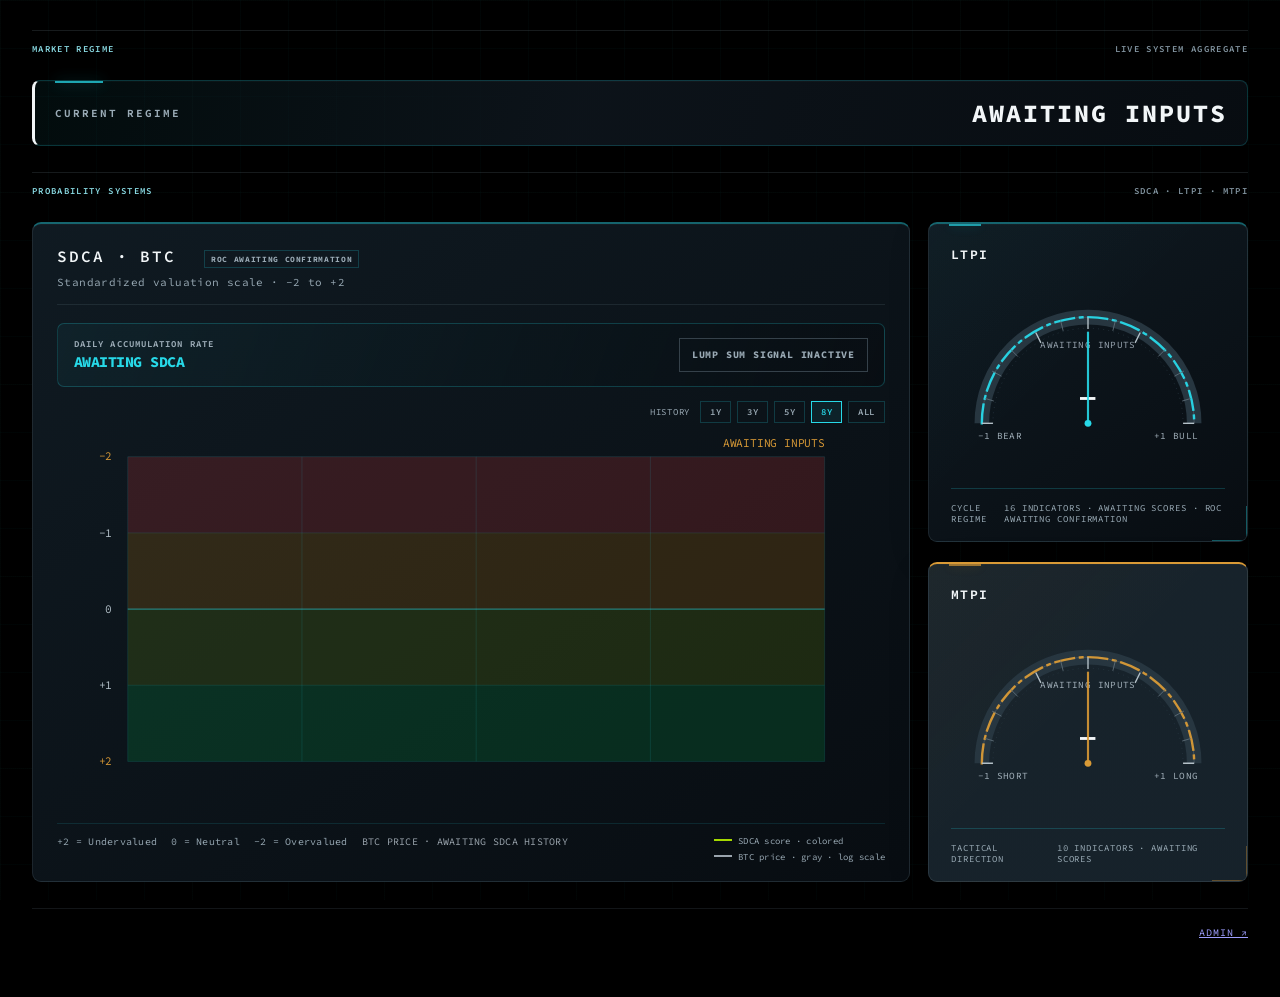
<file: index.html>
<!doctype html>
<html lang="en">
<head>
  <meta charset="utf-8">
  <meta name="viewport" content="width=device-width, initial-scale=1">
  <meta name="theme-color" content="#080D12">
  <title>JayyTrader</title>
  <meta name="description" content="Transparent Bitcoin valuation research. Probabilities are the currency of the markets. No noise. Just signal.">
  <link rel="preconnect" href="https://fonts.googleapis.com">
  <link rel="preconnect" href="https://fonts.gstatic.com" crossorigin>
  <link href="https://fonts.googleapis.com/css2?family=Source+Code+Pro:wght@400;500;600;700&display=swap" rel="stylesheet">
  <link rel="stylesheet" href="styles/tokens.css">
  <style>
    * { box-sizing: border-box; }
    body {
      min-width: 320px;
      min-height: 100vh;
      margin: 0;
      display: block;
      overflow-x: hidden;
      color: var(--text);
      background:
        radial-gradient(ellipse at 50% 42%, color-mix(in srgb, var(--cyan) 4%, transparent), transparent 58%),
        var(--bg);
      font-family: var(--font-ui);
    }
    body::before {
      position: fixed;
      inset: 0;
      z-index: 0;
      background-image:
        linear-gradient(color-mix(in srgb, var(--cyan) 2.5%, transparent) 1px, transparent 1px),
        linear-gradient(90deg, color-mix(in srgb, var(--cyan) 2.5%, transparent) 1px, transparent 1px),
        linear-gradient(color-mix(in srgb, var(--amber) .8%, transparent) 1px, transparent 1px),
        linear-gradient(90deg, color-mix(in srgb, var(--amber) .8%, transparent) 1px, transparent 1px);
      background-size: 48px 48px, 48px 48px, 192px 192px, 192px 192px;
      content: "";
      pointer-events: none;
    }
    #cursor-glow {
      position: fixed;
      z-index: 0;
      top: 0;
      left: 0;
      width: 520px;
      height: 520px;
      border-radius: 50%;
      background: radial-gradient(circle,
        color-mix(in srgb, var(--cyan) 6.5%, transparent) 0%,
        color-mix(in srgb, var(--cyan) 3.5%, transparent) 32%,
        color-mix(in srgb, var(--cyan) 1.2%, transparent) 55%,
        transparent 72%);
      opacity: 0;
      pointer-events: none;
      transform: translate(-50%, -50%);
      transition: opacity .35s ease;
      will-change: left, top;
    }
    @media (hover: hover) and (pointer: fine) {
      body:hover #cursor-glow { opacity: 1; }
    }
    .landing {
      position: relative;
      z-index: 1;
      width: min(calc(100% - 64px), 1480px);
      margin: 0 auto;
      padding: 118px 0 48px;
    }
    .dashboard-grid {
      display: grid;
      grid-template-columns: minmax(0, 1fr) minmax(240px, 300px);
      align-items: stretch;
      gap: 16px;
    }
    .research-column {
      position: relative;
      display: flex;
      flex-direction: column;
      min-width: 0;
      min-height: 0;
      text-align: left;
    }
    .oscillator-panel {
      display: flex;
      flex: 1 1 auto;
      flex-direction: column;
      width: 100%;
      min-width: 0;
      min-height: 0;
      margin: 0;
      padding: 22px 24px 18px;
      border: var(--border-hairline);
      border-top: 1px solid color-mix(in srgb, var(--cyan) 55%, transparent);
      background: linear-gradient(145deg, var(--panel2), var(--panel));
      box-shadow: 0 14px 42px rgba(0, 0, 0, .22);
    }
    .panel-heading {
      display: flex;
      align-items: center;
      justify-content: space-between;
      gap: 16px;
      margin-bottom: 14px;
      padding-bottom: 12px;
      border-bottom: 1px solid color-mix(in srgb, var(--line) 70%, transparent);
    }
    .oscillator-heading-copy { min-width:0; }
    .oscillator-title-row { display:flex; align-items:baseline; flex-wrap:wrap; gap:10px; }
    #oscillator-heading-score { color:var(--muted); font-size:12px; font-weight:600; font-variant-numeric:tabular-nums; letter-spacing:.015em; white-space:nowrap; }
    #oscillator-heading-score[data-state="undervalued"] { color:var(--cyan); }
    #oscillator-heading-score[data-state="overvalued"] { color:var(--amber); }
    .oscillator-heading-score-empty { display:none; }
    .panel-title {
      margin: 0;
      color: var(--text);
      font-size: 14px;
      font-weight: 650;
      letter-spacing: .09em;
      text-transform: uppercase;
    }
    .panel-subtitle {
      margin: 5px 0 0;
      color: var(--muted);
      font-size: 9px;
      letter-spacing: .035em;
      line-height: 1.5;
    }
    .empty-state {
      flex: 0 0 auto;
      padding: 5px 8px;
      border: 1px solid var(--line);
      color: var(--muted);
      font-size: 9px;
      letter-spacing: .1em;
      white-space: nowrap;
    }
    .sdca-accumulation { display:flex; align-items:center; justify-content:space-between; gap:16px; margin:0 0 14px; padding:14px 16px; border:1px solid color-mix(in srgb,var(--cyan) 38%,var(--line)); background:linear-gradient(110deg,rgba(39,217,232,.09),rgba(8,13,18,.72)); }
    .sdca-accumulation-copy { min-width:0; }
    .sdca-accumulation-kicker { color:var(--muted); font-size:9px; font-weight:650; letter-spacing:.12em; text-transform:uppercase; }
    .sdca-accumulation-value { display:flex; align-items:baseline; gap:.18em; margin-top:5px; color:var(--cyan); font-size:clamp(10px,1.5vw,15px); font-weight:750; line-height:1.1; letter-spacing:-.035em; font-variant-numeric:tabular-nums; }
    .sdca-accumulation-signal { flex:0 0 auto; max-width:48%; padding:9px 12px; border:1px solid #35414a; color:var(--muted); font-size:10px; font-weight:750; letter-spacing:.08em; line-height:1.4; text-align:center; }
    .sdca-accumulation-signal[data-active="true"] { border-color:var(--cyan); color:var(--cyan); box-shadow:0 0 14px color-mix(in srgb,var(--cyan) 15%,transparent); }
    @media (max-width:600px) { .sdca-accumulation { align-items:flex-start; flex-direction:column; gap:10px; } .sdca-accumulation-signal { max-width:100%; } }
    .sdca-history-range { display:flex; align-items:center; justify-content:flex-end; flex-wrap:wrap; gap:6px; margin:0 0 8px; }
    .sdca-history-range-label { margin-right:4px; color:var(--muted); font-size:9px; letter-spacing:.08em; }
    .sdca-range-button { padding:5px 9px; border:1px solid var(--line); background:transparent; color:var(--muted); font:600 9px/1.2 var(--font-ui); letter-spacing:.06em; cursor:pointer; }
    .sdca-range-button[aria-pressed="true"] { border-color:var(--cyan); color:var(--cyan); background:color-mix(in srgb,var(--cyan) 8%,transparent); }
    .sdca-range-button:focus-visible { outline:1px solid var(--cyan); outline-offset:2px; }
    .oscillator-plot {
      display: block;
      width: 100%;
      flex: 1 1 0;
      min-height: 0;
      height: 0;
      overflow: visible;
    }
    .oscillator-zone { stroke: none; }
    .oscillator-zone.overvalued { fill: rgba(255,59,59,.17); }
    .oscillator-zone.middle-high { fill: rgba(255,157,0,.15); }
    .oscillator-zone.middle-low { fill: rgba(165,217,0,.13); }
    .oscillator-zone.undervalued { fill: rgba(0,200,83,.16); }
    .oscillator-grid { stroke: var(--line); stroke-width: 1; opacity: .68; }
    .oscillator-history-segment { fill: none; stroke-width: 2.5; stroke-linejoin: round; stroke-linecap: round; }
    .sdca-btc-price-line { fill:none; stroke:#9aa4ad; stroke-width:2; stroke-linejoin:round; stroke-linecap:round; opacity:.82; }
    .sdca-btc-price-label { fill:#9aa4ad; font-family:var(--font-ui); font-size:9px; text-anchor:start; }
    #sdca-price-status { color:#9aa4ad; }
    .oscillator-history-segment[data-zone="overvalued"] { stroke: #ff3b3b; }
    .oscillator-history-segment[data-zone="middle-high"] { stroke: #ff9d00; }
    .oscillator-history-segment[data-zone="middle-low"] { stroke: #a5d900; }
    .oscillator-history-segment[data-zone="undervalued"] { stroke: #00c853; }
    .oscillator-history-point[data-zone="overvalued"] { stroke: #ff3b3b; }
    .oscillator-history-point[data-zone="middle-high"] { stroke: #ff9d00; }
    .oscillator-history-point[data-zone="middle-low"] { stroke: #a5d900; }
    .oscillator-history-point[data-zone="undervalued"] { stroke: #00c853; }
    .oscillator-date-label { font-size: 10px; }
    .oscillator-grid.zero { stroke: color-mix(in srgb, var(--cyan) 64%, transparent); stroke-width: 1.6; opacity: 1; }
    .oscillator-label {
      fill: var(--muted);
      font-family: var(--font-ui);
      font-size: 12px;
    }
    .oscillator-label.extreme { fill: var(--amber); }
    .oscillator-caption {
      display: flex;
      align-items: flex-start;
      justify-content: space-between;
      gap: 16px;
      margin-top: 10px;
      padding-top: 10px;
      border-top: 1px solid color-mix(in srgb, var(--line) 60%, transparent);
      color: var(--muted);
      font-size: 9px;
      letter-spacing: .025em;
      line-height: 1.6;
    }
    .sdca-caption-scale { display:flex; flex-wrap:wrap; gap:4px 14px; min-width:0; }
    .sdca-chart-legend { display:flex; flex-direction:column; align-items:flex-start; flex:0 0 auto; gap:3px; color:var(--muted); font-size:9px; line-height:1.45; white-space:nowrap; }
    .sdca-chart-legend-item { display:flex; align-items:center; gap:6px; }
    .sdca-chart-legend-line { display:inline-block; width:18px; height:0; border-top:2px solid; flex:0 0 auto; }
    .sdca-chart-legend-line.btc { border-color:#9aa4ad; }
    .sdca-chart-legend-line.sdca { border-color:#a5d900; }
    h1 {
      position: absolute;
      top: 24px;
      left: 32px;
      z-index: 2;
      margin: 0;
      font-size: clamp(10.5px, 2.25vw, 19px);
      font-weight: 750;
      letter-spacing: -.065em;
      line-height: 1;
    }
    h1 span {
      color: var(--cyan);
      text-shadow: var(--glow-cyan-soft);
    }
    .cursor {
      display: inline-block;
      width: 3px;
      height: .82em;
      margin-left: 8px;
      background: var(--cyan);
      vertical-align: middle;
      transform: translateY(-.04em);
      animation: blink 1.06s step-end infinite;
    }
    @keyframes blink { 0%, 49.9% { opacity: 1; } 50%, 100% { opacity: 0; } }
    .tagline {
      margin: 22px 0 0;
      color: var(--muted);
      font-size: clamp(13px, 2vw, 16px);
      line-height: 1.7;
    }
    .trend-instruments { display: flex; flex-direction: column; gap: 16px; min-width: 0; margin: 0; }
    .trend-instrument {
      position: relative;
      display: flex;
      flex-direction: column;
      justify-content: space-between;
      aspect-ratio: 1 / 1;
      min-width: 0;
      padding: 18px 20px 14px;
      overflow: hidden;
      border: 1px solid color-mix(in srgb, var(--line) 85%, transparent);
      border-top: 1px solid color-mix(in srgb, var(--cyan) 68%, transparent);
      background:
        linear-gradient(135deg, color-mix(in srgb, var(--cyan) 3.5%, transparent), transparent 46%),
        linear-gradient(145deg, var(--panel2), var(--panel));
      box-shadow: inset 0 1px 0 rgba(255,255,255,.025), 0 14px 34px rgba(0, 0, 0, .2);
    }
    .trend-instrument::before {
      position: absolute; top: 0; left: 20px; width: 42px; height: 2px;
      background: var(--cyan); box-shadow: 0 0 12px color-mix(in srgb, var(--cyan) 35%, transparent);
      content: "";
    }
    .trend-instrument::after {
      position: absolute; right: 0; bottom: 0; width: 34px; height: 34px;
      border-right: 1px solid color-mix(in srgb, var(--cyan) 38%, transparent);
      border-bottom: 1px solid color-mix(in srgb, var(--cyan) 38%, transparent);
      content: "";
    }
    .trend-instrument[data-horizon="medium"] {
      border-top-color: color-mix(in srgb, var(--amber) 72%, transparent);
      background:
        linear-gradient(135deg, color-mix(in srgb, var(--amber) 3.5%, transparent), transparent 46%),
        linear-gradient(145deg, var(--panel2), var(--panel));
    }
    .trend-instrument[data-horizon="medium"]::before { background: var(--amber); box-shadow: 0 0 12px color-mix(in srgb, var(--amber) 35%, transparent); }
    .trend-instrument[data-horizon="medium"]::after { border-color: color-mix(in srgb, var(--amber) 38%, transparent); }
    .trend-instrument-heading { display: flex; align-items: flex-start; justify-content: space-between; gap: 12px; }
    .trend-instrument-title { margin: 0; color: var(--text); font-size: 11px; font-weight: 650; letter-spacing: .12em; text-transform: uppercase; }
    .trend-instrument-code { margin-top: 5px; color: var(--muted); font-size: 8px; letter-spacing: .16em; }
    .trend-instrument-state { padding: 4px 6px; border: 1px solid var(--line); background: color-mix(in srgb, var(--bg) 65%, transparent); color: var(--muted); font-size: 8px; letter-spacing: .1em; white-space: nowrap; }
    .trend-gauge { display: block; width: 100%; height: auto; max-height: 205px; margin: 5px auto 0; overflow: visible; }
    .trend-gauge-track { fill: none; stroke: #202c35; stroke-width: 14; }
    .trend-gauge-edge { fill: none; stroke: #52616b; stroke-width: 1; opacity: .72; }
    .trend-gauge-accent { fill: none; stroke: var(--cyan); stroke-width: 2; stroke-linecap: square; stroke-dasharray: 22 7 3 7 22 7 3 7 22 7 3 7; opacity: .95; }
    .trend-instrument[data-horizon="medium"] .trend-gauge-accent { stroke: var(--amber); }
    .trend-gauge-inner { fill: none; stroke: #293943; stroke-width: 1; stroke-dasharray: 1 5; }
    .trend-gauge-tick { stroke: #62717b; stroke-width: 1; }
    .trend-gauge-tick.major { stroke: #b4c0c7; stroke-width: 1.6; }
    .trend-gauge-scale { fill: var(--muted); font-family: var(--font-ui); font-size: 10px; letter-spacing: .04em; }
    /* Gauge regime text follows the live classification. */
    .trend-instrument[data-score-state="risk-off"] #ltpi-regime-label,
    .trend-instrument[data-score-state="risk-off"] #mtpi-regime-scale { fill: #ef777d; }
    .trend-instrument[data-score-state="neutral"] #ltpi-regime-label,
    .trend-instrument[data-score-state="neutral"] #mtpi-regime-scale,
    .trend-instrument[data-score-state="empty"] #ltpi-regime-label,
    .trend-instrument[data-score-state="empty"] #mtpi-regime-scale { fill: #9aa6b2; }
    .trend-instrument[data-score-state="risk-on"] #ltpi-regime-label,
    .trend-instrument[data-score-state="risk-on"] #mtpi-regime-scale { fill: #36d399; }
    .trend-gauge-center { fill: var(--text); font-family: var(--font-ui); font-size: 26px; font-weight: 600; letter-spacing: .04em; }
    .trend-gauge-placeholder { fill: var(--cyan); font-family: var(--font-ui); font-size: 9px; font-weight: 600; letter-spacing: .16em; }
    .trend-instrument[data-horizon="medium"] .trend-gauge-placeholder { fill: var(--amber); }
    .trend-gauge-caption { display: flex; justify-content: space-between; gap: 8px; padding-top: 10px; border-top: 1px solid var(--line); color: var(--muted); font-size: 8px; letter-spacing: .1em; text-transform: uppercase; }
    .roc-label { display:inline-block; margin-left:8px; padding:3px 6px; border:1px solid var(--line); color:var(--muted); font-size:8px; font-weight:700; letter-spacing:.08em; white-space:nowrap; }
    .roc-label[data-roc="positive"] { border-color:color-mix(in srgb,#36d399 45%,var(--line)); color:#36d399; }
    .roc-label[data-roc="negative"] { border-color:color-mix(in srgb,#ef777d 45%,var(--line)); color:#ef777d; }
    .roc-label[data-roc="neutral"] { color:var(--muted); }
    .oscillator-panel {
      display: flex;
      flex: 1 1 auto;
      flex-direction: column;
      width: 100%;
      min-width: 0;
      min-height: 0;
      margin: 0;
      padding: 22px 24px 18px;
      border: var(--border-hairline);
      border-top: 1px solid color-mix(in srgb, var(--cyan) 55%, transparent);
      background: linear-gradient(145deg, var(--panel2), var(--panel));
      box-shadow: 0 14px 42px rgba(0, 0, 0, .22);
    }
    .panel-heading {
      display: flex;
      align-items: flex-start;
      justify-content: space-between;
      gap: 16px;
      margin-bottom: 18px;
    }
    .panel-title {
      margin: 0;
      color: var(--text);
      font-size: 15px;
      font-weight: 600;
      letter-spacing: .06em;
      text-transform: uppercase;
    }
    .panel-subtitle {
      margin: 6px 0 0;
      color: var(--muted);
      font-size: 10px;
      line-height: 1.6;
    }
    .empty-state {
      flex: 0 0 auto;
      padding: 5px 8px;
      border: 1px solid var(--line);
      color: var(--muted);
      font-size: 9px;
      letter-spacing: .1em;
      white-space: nowrap;
    }
    .oscillator-plot {
      display: block;
      width: 100%;
      flex: 1 1 0;
      min-height: 0;
      height: 0;
      overflow: visible;
    }
    .oscillator-grid { stroke: var(--line); stroke-width: 1; }
    .oscillator-grid.zero { stroke: color-mix(in srgb, var(--cyan) 48%, transparent); stroke-width: 1.4; }
    .oscillator-label {
      fill: var(--muted);
      font-family: var(--font-ui);
      font-size: 12px;
    }
    .oscillator-label.extreme { fill: var(--amber); }
    .oscillator-caption {
      display: flex;
      justify-content: space-between;
      gap: 16px;
      margin-top: 6px;
      color: var(--muted);
      font-size: 9px;
      line-height: 1.6;
    }
    .motto {
      margin: 9px 0 0;
      color: var(--cyan-soft);
      font-size: 10px;
      letter-spacing: .035em;
      line-height: 1.6;
    }
    .regime-panel {
      display: flex;
      align-items: center;
      justify-content: center;
      gap: 16px;
      width: 33.333%;
      margin: 0 auto 18px;
      padding: 14px 18px;
      border: 1px solid var(--line);
      border-left: 3px solid var(--muted);
      background: var(--panel);
      letter-spacing: .12em;
      text-transform: uppercase;
    }
    .regime-label { color: var(--muted); font-size: 10px; font-weight: 650; }
    .regime-value { color: var(--text); font-size: 13px; font-weight: 750; }
    .regime-panel[data-regime="risk-off"] { border-left-color: #F04444; }
    .regime-panel[data-regime="risk-off"] .regime-value { color: #F04444; }
    .regime-panel[data-regime="risk-on"] { border-left-color: var(--green); }
    .regime-panel[data-regime="risk-on"] .regime-value { color: var(--green); }
    .regime-panel[data-regime="neutral"] { border-left-color: var(--text); }
    .regime-panel[data-regime="neutral"] .regime-value { color: var(--text); }
    @media (max-width: 600px) {
      .regime-panel { width: 100%; padding: 12px 14px; }
      .regime-value { font-size: 11px; }
    }
    .system-footer {
      display: flex;
      justify-content: space-between;
      gap: 16px;
      margin-top: 18px;
      padding-top: 10px;
      border-top: 1px solid color-mix(in srgb, var(--line) 65%, transparent);
      color: var(--muted);
      font-size: 8px;
      letter-spacing: .1em;
      line-height: 1.6;
      text-transform: uppercase;
    }
    .system-footer span:last-child { text-align: right; }
    .sdca-panel {
      margin-top:24px; padding:20px; border:1px solid var(--line);
      border-top:1px solid color-mix(in srgb,var(--cyan) 55%,transparent);
      background:linear-gradient(145deg,var(--panel2),var(--panel)); box-shadow:0 14px 42px rgba(0,0,0,.18);
    }
    .sdca-heading { display:flex; align-items:flex-start; justify-content:space-between; gap:16px; margin-bottom:14px; }
    .sdca-title { margin:0; color:var(--text); font-size:14px; font-weight:650; letter-spacing:.09em; text-transform:uppercase; }
    .sdca-subtitle { margin:5px 0 0; color:var(--muted); font-size:9px; line-height:1.6; }
    .sdca-grid { display:grid; grid-template-columns:repeat(5,minmax(0,1fr)); gap:7px; }
    .sdca-card {
      display:flex; min-width:0; min-height:52px; flex-direction:column; justify-content:space-between; gap:4px;
      padding:6px 7px 5px; border:1px solid #29343c; border-radius:2px;
      background:linear-gradient(145deg,rgba(29,43,53,.72),rgba(8,13,18,.92));
      box-shadow:inset 0 1px 0 rgba(255,255,255,.018); transition:border-color .15s ease,box-shadow .15s ease;
    }
    .sdca-card[data-sign="positive"] { border-color:color-mix(in srgb,var(--cyan) 85%,transparent); box-shadow:inset 0 0 10px color-mix(in srgb,var(--cyan) 8%,transparent),0 0 7px color-mix(in srgb,var(--cyan) 16%,transparent); }
    .sdca-card[data-sign="negative"] { border-color:color-mix(in srgb,var(--amber) 88%,transparent); box-shadow:inset 0 0 10px color-mix(in srgb,var(--amber) 7%,transparent),0 0 7px color-mix(in srgb,var(--amber) 15%,transparent); }
    .sdca-card[data-sign="zero"] { border-color:#35414a; box-shadow:inset 0 0 8px rgba(150,165,175,.035); }
    .sdca-indicator-name { color:var(--muted); font-size:9px; font-weight:600; line-height:1.3; overflow-wrap:anywhere; }
    .sdca-score-input {
      display:block; width:100%; min-width:0; padding:2px 2px 1px; border:0; border-bottom:1px solid var(--line);
      border-radius:0; outline:none; background:transparent; color:var(--text); font:600 12px/1.15 var(--font-ui);
      font-variant-numeric:tabular-nums; caret-color:var(--cyan);
    }
    .sdca-score-input::placeholder { color:#52616b; opacity:1; }
    .sdca-score-input:focus-visible { border-bottom-color:var(--cyan); box-shadow:0 2px 0 color-mix(in srgb,var(--cyan) 25%,transparent); }
    .sdca-summary { display:grid; grid-template-columns:minmax(0,1fr) auto; align-items:center; gap:12px; margin-top:12px; padding:11px 12px; border:1px solid var(--line); background:rgba(8,13,18,.58); }
    .sdca-summary-label { color:var(--muted); font-size:8px; letter-spacing:.1em; text-transform:uppercase; }
    .sdca-composite { display:block; margin-top:4px; color:var(--cyan); font-size:clamp(21px,2.5vw,29px); font-weight:700; letter-spacing:-.04em; font-variant-numeric:tabular-nums; }
    .sdca-classification { padding:6px 8px; border:1px solid #35414a; color:var(--muted); font-size:8px; letter-spacing:.08em; text-align:center; white-space:nowrap; }
    .sdca-classification[data-class="positive"] { border-color:var(--cyan); color:var(--cyan); box-shadow:0 0 8px color-mix(in srgb,var(--cyan) 13%,transparent); }
    .sdca-classification[data-class="negative"] { border-color:var(--amber); color:var(--amber); box-shadow:0 0 8px color-mix(in srgb,var(--amber) 13%,transparent); }
    .sdca-confirm-row { display:flex; align-items:center; gap:12px; flex-wrap:wrap; margin-top:10px; }
    .sdca-confirm-button {
      padding:9px 12px; border:1px solid var(--cyan); background:color-mix(in srgb,var(--cyan) 8%,var(--bg));
      color:var(--cyan); font:600 9px/1.2 var(--font-ui); letter-spacing:.1em; text-transform:uppercase; cursor:pointer;
      transition:background .15s ease,box-shadow .15s ease,opacity .15s ease;
    }
    .sdca-confirm-button:hover:not(:disabled),.sdca-confirm-button:focus-visible { background:color-mix(in srgb,var(--cyan) 15%,var(--bg)); box-shadow:0 0 12px color-mix(in srgb,var(--cyan) 20%,transparent); outline:none; }
    .sdca-confirm-button:disabled { border-color:var(--line); color:var(--muted); cursor:not-allowed; opacity:.55; }
    .sdca-confirm-status { color:var(--muted); font-size:8px; line-height:1.5; }
    .sdca-note { margin:8px 0 0; color:var(--muted); font-size:8px; line-height:1.6; }
    .oscillator-history-path { fill:none; stroke:var(--cyan); stroke-width:2.5; stroke-linejoin:round; stroke-linecap:round; filter:drop-shadow(0 0 4px color-mix(in srgb,var(--cyan) 45%,transparent)); }
    .oscillator-history-point { fill:var(--bg); stroke:var(--cyan); stroke-width:2.5; }
    .oscillator-date-label { fill:var(--muted); font-family:var(--font-ui); font-size:10px; }
    @media (max-width:900px) { .sdca-grid { grid-template-columns:repeat(5,minmax(0,1fr)); gap:6px; } }
    @media (max-width:600px) {
      .sdca-panel { padding:14px 12px; }
      .sdca-grid { grid-template-columns:repeat(3,minmax(0,1fr)); gap:6px; }
      .sdca-card { min-height:49px; padding:5px; }
      .sdca-indicator-name { font-size:8px; }
      .sdca-score-input { font-size:11px; }
      .sdca-summary { grid-template-columns:minmax(0,1fr); gap:8px; }
      .sdca-classification { justify-self:start; }
      .sdca-heading { flex-direction:column; gap:7px; }
      .sdca-confirm-row { align-items:flex-start; flex-direction:column; gap:7px; }
    }

    @media (max-width: 900px) {
      .landing { width: min(100% - 40px, 720px); padding-top: 108px; }
      .trend-instruments { display: grid; grid-template-columns: repeat(2, minmax(0, 1fr)); gap: 16px; }
      .dashboard-grid { grid-template-columns: minmax(0, 1fr); gap: 24px; }
      .research-column { display: block; }
      .oscillator-panel { margin-top: 0; min-height: 0; }
      .mvrv-score-row { margin-top:14px; }
      .oscillator-plot { min-height: 280px; }
    }
    @media (max-width: 600px) {
      h1 { top: 16px; left: 16px; font-size: clamp(10.5px, 3vw, 14px); }
      .landing { width: min(100% - 32px, 720px); padding-top: 92px; }
      .trend-instruments { grid-template-columns: minmax(0, 1fr); gap: 14px; }
      .trend-instrument { display: block; aspect-ratio: auto; padding: 16px 14px 12px; }
      .oscillator-panel { padding: 16px 12px 14px; margin-top: 0; }
      .panel-heading { flex-direction: column; gap: 10px; }
      .oscillator-plot { min-height: 240px; }
      .oscillator-caption { flex-direction: column; gap: 3px; }
      .system-footer { flex-direction: column; gap: 5px; }
      .system-footer span:last-child { text-align: left; }
    }
    @media (prefers-reduced-motion: reduce) {
      *, *::before, *::after { animation-duration: .01ms !important; transition-duration: .01ms !important; }
      .cursor { animation: none; }
    }
  
    .sdca-note a { margin-left:8px; color:var(--cyan); text-decoration:none; }
    .sdca-note a:hover,.sdca-note a:focus-visible { text-decoration:underline; }
  
    /* ── High-contrast terminal redesign ── */
    body {
      display: block;
      background:
        radial-gradient(ellipse at 14% 8%, rgba(39,217,232,.095), transparent 34%),
        radial-gradient(ellipse at 88% 38%, rgba(217,154,54,.055), transparent 30%),
        var(--bg);
    }
    .site-header {
      position: relative;
      z-index: 2;
      display: flex;
      align-items: center;
      justify-content: space-between;
      gap: 24px;
      width: min(calc(100% - 64px), 1480px);
      margin: 0 auto;
      padding: 26px 0 22px;
      border-bottom: 1px solid rgba(130,155,170,.18);
    }
    .brand-lockup { display:flex; align-items:center; gap:14px; min-width:0; }
    .brand-mark {
      display:grid; place-items:center; width:38px; height:38px; flex:0 0 38px;
      border:1px solid var(--cyan); color:var(--cyan); font-size:12px; font-weight:700;
      letter-spacing:-.08em; background:rgba(39,217,232,.055);
      box-shadow:0 0 22px rgba(39,217,232,.08),inset 0 0 12px rgba(39,217,232,.04);
    }
    .brand-mark span { color:var(--amber); }
    h1 {
      position:static; margin:0; font-size:clamp(18px,2vw,24px); font-weight:700;
      letter-spacing:-.07em; line-height:1; white-space:nowrap;
    }
    h1 span:not(.cursor) { color:var(--cyan); }
    .cursor { height:.9em; width:3px; margin-left:7px; }
    .header-meta {
      display:flex; align-items:center; gap:9px; color:#91A3AF; font-size:10px;
      font-weight:600; letter-spacing:.14em; white-space:nowrap;
    }
    .status-dot { width:7px; height:7px; border-radius:50%; background:var(--cyan); box-shadow:0 0 10px rgba(39,217,232,.65); }
    .header-version { margin-left:12px; padding-left:14px; border-left:1px solid var(--line); color:var(--amber); }
    .landing { width:min(calc(100% - 64px),1480px); padding:0 0 58px; margin:0 auto; }
    .hero-intro { position:relative; padding:62px 0 42px; max-width:850px; }
    .hero-intro::after {
      content:""; position:absolute; right:0; top:54px; width:clamp(100px,18vw,250px); height:1px;
      background:linear-gradient(90deg,transparent,rgba(39,217,232,.42));
    }
    .hero-eyebrow { display:flex; align-items:center; gap:10px; margin:0 0 18px; color:#A0B0BA; font-size:10px; font-weight:600; letter-spacing:.19em; }
    .hero-eyebrow span:first-child { color:var(--cyan); }
    .hero-divider { color:var(--amber); }
    .hero-intro h2 { margin:0; color:#F4F8FA; font-size:clamp(42px,6.2vw,82px); font-weight:700; letter-spacing:-.075em; line-height:.99; }
    .hero-intro h2 span { color:var(--cyan); text-shadow:0 0 34px rgba(39,217,232,.15); }
    .hero-description { max-width:570px; margin:20px 0 0; color:#A2B0BA; font-size:clamp(13px,1.4vw,16px); line-height:1.8; }
    .dashboard-kicker { display:flex; align-items:center; justify-content:space-between; gap:16px; margin:0 0 14px; padding:12px 0; border-top:1px solid rgba(130,155,170,.2); color:#8A9BA7; font-size:10px; font-weight:600; letter-spacing:.16em; }
    .dashboard-kicker span:first-child { color:var(--amber); }
    .systems-kicker { margin-top:34px; }
    .regime-panel {
      position:relative; width:100%; min-height:96px; margin:0 0 30px; padding:22px 28px;
      justify-content:space-between; border:1px solid rgba(39,217,232,.28); border-left:4px solid var(--cyan);
      background:linear-gradient(105deg,rgba(39,217,232,.09),rgba(19,29,37,.96) 42%,rgba(12,18,24,.96));
      box-shadow:0 18px 45px rgba(0,0,0,.28),inset 0 1px 0 rgba(255,255,255,.035);
      letter-spacing:.08em;
    }
    .regime-panel::before { content:""; position:absolute; top:0; left:28px; width:72px; height:2px; background:var(--cyan); box-shadow:0 0 14px rgba(39,217,232,.5); }
    .regime-label { font-size:11px; letter-spacing:.18em; color:#9AABB6; }
    .regime-value { font-size:clamp(17px,2vw,25px); letter-spacing:.08em; text-align:right; }
    .regime-panel[data-regime="risk-off"] { border-left-color:#EF777D; background:linear-gradient(105deg,rgba(239,119,125,.1),rgba(19,29,37,.96) 42%,rgba(12,18,24,.96)); }
    .regime-panel[data-regime="risk-off"]::before { background:#EF777D; box-shadow:0 0 14px rgba(239,119,125,.5); }
    .regime-panel[data-regime="risk-on"] { border-left-color:#36D399; background:linear-gradient(105deg,rgba(54,211,153,.1),rgba(19,29,37,.96) 42%,rgba(12,18,24,.96)); }
    .regime-panel[data-regime="risk-on"]::before { background:#36D399; box-shadow:0 0 14px rgba(54,211,153,.5); }
    .dashboard-grid { grid-template-columns:minmax(0,1.65fr) minmax(290px,.8fr); gap:20px; }
    .oscillator-panel,.sdca-panel {
      border:1px solid rgba(130,155,170,.22); border-top:2px solid var(--cyan);
      background:linear-gradient(145deg,rgba(24,37,46,.98),rgba(10,16,22,.98));
      box-shadow:0 20px 52px rgba(0,0,0,.34),inset 0 1px 0 rgba(255,255,255,.035);
    }
    .oscillator-panel { padding:26px 28px 20px; }
    .panel-title,.sdca-title { font-size:16px; letter-spacing:.12em; }
    .panel-subtitle,.sdca-subtitle { color:#9AABB6; font-size:11px; }
    .empty-state { color:#A6B4BD; font-size:10px; border-color:rgba(130,155,170,.3); }
    .oscillator-plot { min-height:330px; }
    .oscillator-label { fill:#B5C2CA; font-size:13px; }
    .oscillator-date-label { fill:#8FA0AB; font-size:11px; }
    .oscillator-caption { color:#9AABB6; font-size:10px; }
    .oscillator-history-segment { stroke-width:3.2; }
    .trend-instruments { gap:20px; }
    .trend-instrument {
      padding:22px 22px 17px; border:1px solid rgba(130,155,170,.22); border-top:2px solid var(--cyan);
      background:linear-gradient(145deg,rgba(24,37,46,.98),rgba(10,16,22,.98));
      box-shadow:0 20px 46px rgba(0,0,0,.32),inset 0 1px 0 rgba(255,255,255,.035);
    }
    .trend-instrument[data-horizon="medium"] { border-top-color:var(--amber); }
    .trend-instrument-title { font-size:13px; letter-spacing:.1em; }
    .trend-instrument-code { color:#91A2AE; font-size:10px; letter-spacing:.12em; }
    .trend-instrument-state { font-size:9px; }
    .trend-gauge { max-height:225px; margin:12px auto 5px; }
    .trend-gauge-track { stroke:#273640; stroke-width:17; }
    .trend-gauge-accent { stroke-width:2.8; }
    .trend-gauge-scale { fill:#A4B2BC; font-size:11px; }
    .trend-gauge-center { font-size:30px; font-weight:700; }
    .trend-gauge-placeholder { font-size:10px; }
    .trend-gauge-caption { color:#9AABB6; font-size:9px; padding-top:13px; }
    .sdca-panel { margin-top:28px; padding:24px; }
    .sdca-grid { gap:9px; }
    .sdca-card { min-height:62px; padding:9px 10px 8px; border-color:rgba(130,155,170,.25); background:linear-gradient(145deg,rgba(29,43,53,.9),rgba(8,13,18,.98)); }
    .sdca-indicator-name { color:#B0BDC5; font-size:10px; }
    .sdca-score-input { font-size:14px; padding:4px 2px 3px; }
    .sdca-summary { border-color:rgba(130,155,170,.28); padding:15px 16px; }
    .sdca-summary-label { color:#9AABB6; font-size:10px; }
    .sdca-composite { font-size:clamp(26px,3vw,36px); }
    .sdca-classification { font-size:10px; padding:8px 10px; }
    .sdca-confirm-button { font-size:10px; padding:11px 15px; }
    .system-footer { margin-top:26px; padding-top:16px; font-size:10px; }
    @media (max-width:1100px) {
      .dashboard-grid { grid-template-columns:minmax(0,1fr); }
      .trend-instruments { display:grid; grid-template-columns:repeat(2,minmax(0,1fr)); }
      .oscillator-plot { min-height:310px; }
    }
    @media (max-width:700px) {
      .site-header { width:calc(100% - 32px); padding:18px 0; align-items:flex-start; }
      .brand-lockup { gap:9px; }
      .brand-mark { width:31px; height:31px; flex-basis:31px; font-size:10px; }
      h1 { font-size:18px; }
      .header-meta { font-size:0; gap:0; padding-top:10px; }
      .header-version { display:none; }
      .landing { width:calc(100% - 32px); padding-bottom:36px; }
      .hero-intro { padding:42px 0 30px; }
      .hero-intro::after { display:none; }
      .hero-eyebrow { font-size:8px; letter-spacing:.11em; flex-wrap:wrap; gap:7px; }
      .hero-intro h2 { font-size:clamp(40px,12vw,58px); }
      .hero-description { font-size:13px; margin-top:16px; }
      .dashboard-kicker { font-size:8px; letter-spacing:.1em; }
      .regime-panel { min-height:78px; margin-bottom:22px; padding:17px 14px; gap:10px; }
      .regime-panel::before { left:14px; }
      .regime-label { font-size:9px; letter-spacing:.1em; }
      .regime-value { font-size:clamp(12px,3.5vw,17px); }
      .systems-kicker { margin-top:24px; }
      .oscillator-panel { padding:17px 12px 14px; }
      .panel-title,.sdca-title { font-size:13px; }
      .panel-subtitle,.sdca-subtitle { font-size:9px; }
      .oscillator-plot { min-height:245px; }
      .trend-instruments { grid-template-columns:minmax(0,1fr); gap:14px; }
      .trend-instrument { padding:18px 15px 14px; }
      .trend-gauge { max-height:210px; }
      .sdca-panel { padding:16px 12px; margin-top:20px; }
      .sdca-grid { grid-template-columns:repeat(3,minmax(0,1fr)); gap:6px; }
      .sdca-card { min-height:55px; padding:6px; }
      .sdca-indicator-name { font-size:9px; }
      .sdca-score-input { font-size:12px; }
      .sdca-summary { padding:12px; }
      .sdca-confirm-row { align-items:flex-start; }
      .system-footer { font-size:9px; }
    }

  
    /* Refined dashboard layout — content-first, no hero/header */
    body { background: #000000; }
    .landing { width:min(calc(100% - 64px),1480px); padding:30px 0 56px; }
    .dashboard-kicker { margin:0 0 14px; padding:12px 0; border-top:1px solid rgba(142,166,180,.16); color:#8395a1; font-size:9px; letter-spacing:.15em; }
    .dashboard-kicker span:first-child { color:#8bdce5; }
    .regime-panel { width:100%; min-height:62px; margin:0 0 26px; padding:16px 20px; border:1px solid rgba(39,217,232,.20); border-left:3px solid rgba(39,217,232,.72); border-radius:8px; background:linear-gradient(105deg,rgba(39,217,232,.055),rgba(13,20,27,.94) 45%,rgba(8,13,18,.96)); box-shadow:0 12px 34px rgba(0,0,0,.18),inset 0 1px 0 rgba(255,255,255,.025); letter-spacing:.075em; }
    .regime-panel::before { left:20px; width:48px; opacity:.75; }
    .systems-kicker { margin-top:0; margin-bottom:14px; }
    .dashboard-grid { grid-template-columns:minmax(0,1fr) minmax(280px,320px); gap:18px; }
    .oscillator-panel,.trend-instrument { border-radius:9px; border-color:rgba(142,166,180,.16); box-shadow:0 14px 38px rgba(0,0,0,.22),inset 0 1px 0 rgba(255,255,255,.025); }
    .oscillator-panel { padding:22px 24px 18px; border-top-color:rgba(39,217,232,.42); background:linear-gradient(145deg,rgba(16,27,35,.96),rgba(8,13,18,.98)); }
    .panel-heading { border-bottom-color:rgba(142,166,180,.13); }
    .trend-instrument { border-top-color:rgba(39,217,232,.42); background:linear-gradient(135deg,rgba(39,217,232,.022),transparent 46%),linear-gradient(145deg,rgba(16,27,35,.96),rgba(8,13,18,.98)); }
    .trend-instrument::before { left:20px; width:32px; opacity:.68; }
    .sdca-accumulation { border-radius:7px; border-color:rgba(39,217,232,.22); background:linear-gradient(110deg,rgba(39,217,232,.05),rgba(8,13,18,.74)); }
    .empty-state { border-color:rgba(142,166,180,.16); border-radius:4px; background:rgba(255,255,255,.012); }
    .system-footer { margin-top:26px; padding-top:16px; border-top-color:rgba(142,166,180,.14); }
    .system-footer .admin-link-wrap { margin-left: auto; text-align: right; }
    @media(max-width:900px){.landing{width:min(calc(100% - 40px),1480px);padding-top:24px}.dashboard-grid{grid-template-columns:minmax(0,1fr) minmax(240px,290px);gap:14px}}
    @media(max-width:720px){.landing{width:calc(100% - 32px);padding:18px 0 38px}.dashboard-grid{grid-template-columns:minmax(0,1fr)}.trend-instruments{display:grid;grid-template-columns:repeat(2,minmax(0,1fr));gap:12px}.trend-instrument{padding:16px 14px 12px}.dashboard-kicker{font-size:8px;letter-spacing:.09em}.regime-panel{margin-bottom:22px;padding:14px 16px}.oscillator-panel{padding:16px 12px 14px}}
    @media(max-width:480px){.trend-instruments{grid-template-columns:minmax(0,1fr)}.trend-instrument{padding:18px 18px 14px}}
    @media(prefers-reduced-motion:reduce){.cursor{animation:none;opacity:1}*{scroll-behavior:auto!important;transition-duration:.01ms!important}}

  </style>
</head>
<body>
  <div id="cursor-glow" aria-hidden="true"></div>
  
  <main class="landing">
    
    <div class="dashboard-kicker"><span>MARKET REGIME</span><span>LIVE SYSTEM AGGREGATE</span></div>
    <section class="regime-panel" id="regimePanel" data-regime="neutral" aria-live="polite" aria-label="Current market regime">
      <span class="regime-label">CURRENT REGIME</span>
      <span class="regime-value" id="regimeValue">AWAITING INPUTS</span>
    </section>
    <div class="dashboard-kicker systems-kicker"><span>PROBABILITY SYSTEMS</span><span>SDCA · LTPI · MTPI</span></div>
    <div class="dashboard-grid">
      <section class="research-column" aria-label="Valuation oscillator">


        <section class="oscillator-panel" aria-labelledby="oscillator-title">
          <div class="panel-heading">
            <div class="oscillator-heading-copy">
              <div class="oscillator-title-row">
                <h2 class="panel-title" id="oscillator-title">SDCA · BTC</h2>
                <span id="oscillator-heading-score" aria-live="polite"></span><span class="roc-label" id="sdca-roc-label" data-roc="neutral" aria-live="polite">ROC AWAITING CONFIRMATION</span>
              </div>
              <p class="panel-subtitle">Standardized valuation scale · −2 to +2</p>
            </div>
          </div>
          <div class="sdca-accumulation" aria-live="polite" aria-label="SDCA accumulation guidance">
            <div class="sdca-accumulation-copy">
              <div class="sdca-accumulation-kicker">Daily accumulation rate</div>
              <div class="sdca-accumulation-value" id="sdca-accumulation-rate" aria-label="Accumulation rate"><span id="sdca-accumulation-number">AWAITING SDCA</span><span class="sdca-accumulation-percent" hidden>%</span><span class="sdca-accumulation-period" hidden> / DAY</span></div>
            </div>
            <div class="sdca-accumulation-signal" id="sdca-lump-sum-signal" data-active="false">LUMP SUM SIGNAL INACTIVE</div>
          </div>
          <div class="sdca-history-range" role="group" aria-label="SDCA history range">
            <span class="sdca-history-range-label">HISTORY</span>
            <button class="sdca-range-button" type="button" data-range="1Y" aria-pressed="false">1Y</button>
            <button class="sdca-range-button" type="button" data-range="3Y" aria-pressed="false">3Y</button>
            <button class="sdca-range-button" type="button" data-range="5Y" aria-pressed="false">5Y</button>
            <button class="sdca-range-button" type="button" data-range="8Y" aria-pressed="true">8Y</button>
            <button class="sdca-range-button" type="button" data-range="ALL" aria-pressed="false">ALL</button>
          </div>
          <svg class="oscillator-plot" viewBox="0 0 960 420" role="img" aria-labelledby="oscillator-chart-title oscillator-chart-desc" preserveAspectRatio="none">
            <title id="oscillator-chart-title">SDCA Bitcoin valuation chart with the manual composite score</title>
            <desc id="oscillator-chart-desc">Bitcoin valuation scale from plus two undervalued to minus two overvalued. The arithmetic average of entered SDCA scores is plotted when at least one score is available.</desc>
            <g aria-hidden="true">
              <rect class="oscillator-zone overvalued" x="82" y="28" width="808" height="83" />
              <rect class="oscillator-zone middle-high" x="82" y="111" width="808" height="83" />
              <rect class="oscillator-zone middle-low" x="82" y="194" width="808" height="83" />
              <rect class="oscillator-zone undervalued" x="82" y="277" width="808" height="83" />
              <line class="oscillator-grid" x1="82" y1="28" x2="890" y2="28" />
              <line class="oscillator-grid" x1="82" y1="111" x2="890" y2="111" />
              <line class="oscillator-grid zero" x1="82" y1="194" x2="890" y2="194" />
              <line class="oscillator-grid" x1="82" y1="277" x2="890" y2="277" />
              <line class="oscillator-grid" x1="82" y1="360" x2="890" y2="360" />
              <line class="oscillator-grid" x1="82" y1="28" x2="82" y2="360" />
              <line class="oscillator-grid" x1="284" y1="28" x2="284" y2="360" opacity=".45" />
              <line class="oscillator-grid" x1="486" y1="28" x2="486" y2="360" opacity=".45" />
              <line class="oscillator-grid" x1="688" y1="28" x2="688" y2="360" opacity=".45" />
              <line class="oscillator-grid" x1="890" y1="28" x2="890" y2="360" />
              <text class="oscillator-label extreme" x="64" y="364" text-anchor="end">+2</text>
              <text class="oscillator-label" x="64" y="281" text-anchor="end">+1</text>
              <text class="oscillator-label" x="64" y="198" text-anchor="end">0</text>
              <text class="oscillator-label" x="64" y="115" text-anchor="end">−1</text>
              <text class="oscillator-label extreme" x="64" y="32" text-anchor="end">−2</text>
              <text class="oscillator-label extreme" id="oscillator-state-label" x="890" y="17" text-anchor="end">OVERVALUED</text>
              
            </g>
            <g id="sdca-btc-price-overlay" aria-label="Bitcoin daily closing price on right-side scale">
              <path id="sdca-btc-price-path" class="sdca-btc-price-line" d=""></path>
              <g id="sdca-btc-price-axis"></g>
            </g>
            <g id="oscillator-history" aria-label="Confirmed daily composite history">
              <g id="oscillator-history-segments" aria-label="Color-coded confirmed daily history"></g>
            </g>
            <g id="oscillator-live-score" aria-label="Current valuation score" visibility="hidden">
              <line id="oscillator-score-line" x1="82" y1="194" x2="890" y2="194" stroke="var(--cyan)" stroke-width="2.5" stroke-dasharray="7 5" />
              <text id="oscillator-score-label" x="884" y="184" text-anchor="end" fill="var(--cyan)" font-family="var(--font-ui)" font-size="9" font-weight="650"></text>
            </g>
            </svg>
          <div class="oscillator-caption">
            <div class="sdca-caption-scale">
              <span>+2 = Undervalued</span>
              <span>0 = Neutral</span>
              <span>−2 = Overvalued</span>
              <span id="sdca-price-status">BTC PRICE · LOADING</span>
            </div>
            <div class="sdca-chart-legend" aria-label="Chart line legend">
              <div class="sdca-chart-legend-item"><span class="sdca-chart-legend-line sdca"></span><span>SDCA score · colored</span></div>
              <div class="sdca-chart-legend-item"><span class="sdca-chart-legend-line btc"></span><span>BTC price · gray · log scale</span></div>
            </div>
          </div>
        </section>

      </section>
      <aside class="trend-instruments" aria-label="Trend probability instruments">
      <article class="trend-instrument" data-horizon="long" aria-labelledby="ltpi-title">
        <header class="trend-instrument-heading"><div><h2 class="trend-instrument-title" id="ltpi-title">LTPI</h2></div></header>
        <svg class="trend-gauge" viewBox="0 0 320 170" role="img" aria-labelledby="ltpi-gauge-title ltpi-gauge-desc">
          <title id="ltpi-gauge-title">Long-term trend probability gauge</title><desc id="ltpi-gauge-desc">An empty semicircular gauge from bearish minus one through neutral zero to bullish plus one. The gauge displays the average of the 16 manually scored long-term trend indicators.</desc>
          <path class="trend-gauge-track" d="M 36 137 A 124 124 0 0 1 284 137"/><path class="trend-gauge-edge" d="M 36 137 A 124 124 0 0 1 284 137"/><path class="trend-gauge-accent" d="M 36 137 A 124 124 0 0 1 284 137"/><path class="trend-gauge-inner" d="M 49 137 A 111 111 0 0 1 271 137"/>
          <g aria-hidden="true">
            <line class="trend-gauge-tick major" x1="36" y1="137" x2="49" y2="137"/><line class="trend-gauge-tick" x1="40" y1="108" x2="50" y2="111"/><line class="trend-gauge-tick" x1="48" y1="76" x2="59" y2="82"/><line class="trend-gauge-tick" x1="69" y1="50" x2="78" y2="59"/><line class="trend-gauge-tick major" x1="99" y1="31" x2="105" y2="43"/><line class="trend-gauge-tick" x1="128" y1="17" x2="131" y2="29"/><line class="trend-gauge-tick major" x1="160" y1="13" x2="160" y2="27"/><line class="trend-gauge-tick" x1="192" y1="17" x2="189" y2="29"/><line class="trend-gauge-tick major" x1="221" y1="31" x2="215" y2="43"/><line class="trend-gauge-tick" x1="251" y1="50" x2="242" y2="59"/><line class="trend-gauge-tick" x1="272" y1="76" x2="261" y2="82"/><line class="trend-gauge-tick" x1="280" y1="108" x2="270" y2="111"/><line class="trend-gauge-tick major" x1="284" y1="137" x2="271" y2="137"/>
            <text class="trend-gauge-scale" x="31" y="155" text-anchor="start">−1 BEAR</text><text class="trend-gauge-scale" id="ltpi-regime-label" x="160" y="49" text-anchor="middle">AWAITING INPUTS</text><text class="trend-gauge-scale" x="289" y="155" text-anchor="end">+1 BULL</text><text class="trend-gauge-center" id="ltpi-total" x="160" y="116" text-anchor="middle">—</text><line id="ltpi-needle" x1="160" y1="137" x2="160" y2="31" stroke="#27D9E8" stroke-width="2.5" stroke-linecap="round" opacity="0.9"/><circle cx="160" cy="137" r="4" fill="#27D9E8"/>
          </g>
        </svg>
        <div class="trend-gauge-caption"><span>Cycle Regime</span><span id="ltpi-caption"></span></div>
      </article>
      <article class="trend-instrument" data-horizon="medium" aria-labelledby="mtpi-title">
        <header class="trend-instrument-heading"><div><h2 class="trend-instrument-title" id="mtpi-title">MTPI</h2></div></header>
        <svg class="trend-gauge" viewBox="0 0 320 170" role="img" aria-labelledby="mtpi-gauge-title mtpi-gauge-desc">
          <title id="mtpi-gauge-title">Medium-term trend probability gauge</title><desc id="mtpi-gauge-desc">A manual score gauge based on up to 10 medium-term trend indicators, ranging from short minus one through neutral zero to long plus one.</desc>
          <path class="trend-gauge-track" d="M 36 137 A 124 124 0 0 1 284 137"/><path class="trend-gauge-edge" d="M 36 137 A 124 124 0 0 1 284 137"/><path class="trend-gauge-accent" d="M 36 137 A 124 124 0 0 1 284 137"/><path class="trend-gauge-inner" d="M 49 137 A 111 111 0 0 1 271 137"/>
          <g aria-hidden="true">
            <line class="trend-gauge-tick major" x1="36" y1="137" x2="49" y2="137"/><line class="trend-gauge-tick" x1="40" y1="108" x2="50" y2="111"/><line class="trend-gauge-tick" x1="48" y1="76" x2="59" y2="82"/><line class="trend-gauge-tick" x1="69" y1="50" x2="78" y2="59"/><line class="trend-gauge-tick major" x1="99" y1="31" x2="105" y2="43"/><line class="trend-gauge-tick" x1="128" y1="17" x2="131" y2="29"/><line class="trend-gauge-tick major" x1="160" y1="13" x2="160" y2="27"/><line class="trend-gauge-tick" x1="192" y1="17" x2="189" y2="29"/><line class="trend-gauge-tick major" x1="221" y1="31" x2="215" y2="43"/><line class="trend-gauge-tick" x1="251" y1="50" x2="242" y2="59"/><line class="trend-gauge-tick" x1="272" y1="76" x2="261" y2="82"/><line class="trend-gauge-tick" x1="280" y1="108" x2="270" y2="111"/><line class="trend-gauge-tick major" x1="284" y1="137" x2="271" y2="137"/>
            <text class="trend-gauge-scale" x="31" y="155" text-anchor="start">−1 SHORT</text><text class="trend-gauge-scale" id="mtpi-regime-scale" x="160" y="49" text-anchor="middle">AWAITING INPUTS</text><text class="trend-gauge-scale" x="289" y="155" text-anchor="end">+1 LONG</text><text class="trend-gauge-center" id="mtpi-total" x="160" y="116" text-anchor="middle">—</text><line id="mtpi-needle" x1="160" y1="137" x2="160" y2="31" stroke="#D99A36" stroke-width="2.5" stroke-linecap="round" opacity="0.9"/><circle cx="160" cy="137" r="4" fill="#D99A36"/>
          </g>
        </svg>
        <div class="trend-gauge-caption"><span>Tactical direction</span><span id="mtpi-caption">10 indicators · awaiting scores</span></div>
      </article>
      </aside>
    </div>
    <footer class="system-footer" aria-label="Research system status">
      <span class="admin-link-wrap"><a class="source-page-link" href="sdca-admin.html">Admin ↗</a></span>
    </footer>
  </main>
  <script>
    (() => {
      const key = "jxprobability.ltpi.manualScores.v2";
      const card = document.querySelector('.trend-instrument[data-horizon="long"]');
      const total = document.getElementById("ltpi-total");
      const needle = document.getElementById("ltpi-needle");
      const caption = document.getElementById("ltpi-caption");
      const confirmedHistoryKey = "jxprobability.ltpi.confirmedHistory.v1";
      function rocText() {
        try {
          const raw=localStorage.getItem(confirmedHistoryKey),items=raw?JSON.parse(raw):[];
          const valid=Array.isArray(items)?items.filter(x=>x&&/^\d{4}-\d{2}-\d{2}$/.test(x.date)&&Number.isFinite(Number(x.score))).sort((a,b)=>a.date.localeCompare(b.date)):[];
          if(!valid.length)return "ROC awaiting confirmation";
          if(valid.length===1)return "No ROC · baseline";
          const delta=Number(valid[valid.length-1].score)-Number(valid[valid.length-2].score);
          return delta>1e-9?"+ROC":delta< -1e-9?"-ROC":"No ROC";
        } catch(e) { return "ROC awaiting confirmation"; }
      }
      const regimeLabel = document.getElementById("ltpi-regime-label");
      const regimePanel = document.getElementById("regimePanel");
      const regimeValue = document.getElementById("regimeValue");
      const fmt = new Intl.NumberFormat("en-US", { maximumFractionDigits: 0, signDisplay: "always" });
      function render() {
        let scores = {};
        try {
          const raw = localStorage.getItem(key);
          const parsed = raw ? JSON.parse(raw) : {};
          if (parsed && typeof parsed === "object" && !Array.isArray(parsed)) scores = parsed;
        } catch (error) { console.warn("LTPI scores could not be loaded.", error); }
        const vals = Object.entries(scores).filter(([k, v]) => Number.isInteger(Number(k)) && Number(k) >= 1 && Number(k) <= 16 && (v === -1 || v === 0 || v === 1)).map(([, v]) => v);
        if (!vals.length) {
          total.textContent = "—";
          caption.textContent = "16 indicators · awaiting scores · " + rocText();
          needle.setAttribute("transform", "rotate(0 160 137)");
          card.dataset.scoreState = "empty";
          regimeLabel.textContent = "AWAITING INPUTS";
          regimeValue.textContent = "AWAITING INPUTS";
          regimePanel.dataset.regime = "neutral";
          return;
        }
        const aggregate = vals.reduce((a, v) => a + v, 0) / vals.length;
        const angle = aggregate * 90;
        const classification = aggregate <= -0.1 ? "RISK OFF" : aggregate >= 0.1 ? "RISK ON" : "NEUTRAL";
        const regime = aggregate <= -0.1 ? "risk-off" : aggregate >= 0.1 ? "risk-on" : "neutral";
        regimeLabel.textContent = classification;
        regimeValue.textContent = classification;
        regimePanel.dataset.regime = regime;
        total.textContent = (aggregate > 0 ? "+" : "") + aggregate.toFixed(2);
        caption.textContent = "BTC/USD · 3D · " + rocText();
        needle.setAttribute("transform", "rotate(" + angle + " 160 137)");
        card.dataset.scoreState = regime;
      }
      render();
      window.addEventListener("storage", e => { if (e.key === key || e.key === confirmedHistoryKey || e.key === null) render(); });
    })();
  </script>
  <script>
    (() => {
      const key = "jxprobability.mtpi.manualScores.v1";
      const card = document.querySelector('.trend-instrument[data-horizon="medium"]');
      const total = document.getElementById("mtpi-total");
      const needle = document.getElementById("mtpi-needle");
      const caption = document.getElementById("mtpi-caption");
      const confirmedHistoryKey = "jxprobability.mtpi.confirmedHistory.v1";
      function rocText() {
        try {
          const raw=localStorage.getItem(confirmedHistoryKey),items=raw?JSON.parse(raw):[];
          const valid=Array.isArray(items)?items.filter(x=>x&&/^\d{4}-\d{2}-\d{2}$/.test(x.date)&&Number.isFinite(Number(x.score))).sort((a,b)=>a.date.localeCompare(b.date)):[];
          if(!valid.length)return "ROC awaiting confirmation";
          if(valid.length===1)return "No ROC · baseline";
          const delta=Number(valid[valid.length-1].score)-Number(valid[valid.length-2].score);
          return delta>1e-9?"+ROC":delta< -1e-9?"-ROC":"No ROC";
        } catch(e) { return "ROC awaiting confirmation"; }
      }
      const regimeScale = document.getElementById("mtpi-regime-scale");
      const fmt = new Intl.NumberFormat("en-US", { maximumFractionDigits: 2, signDisplay: "always" });
      function render() {
        let scores = {};
        try {
          const raw = localStorage.getItem(key);
          const parsed = raw ? JSON.parse(raw) : {};
          if (parsed && typeof parsed === "object" && !Array.isArray(parsed)) scores = parsed;
        } catch (error) { console.warn("MTPI scores could not be loaded.", error); }
        const vals = Object.entries(scores).filter(([k, v]) => Number.isInteger(Number(k)) && Number(k) >= 1 && Number(k) <= 10 && (v === -1 || v === 0 || v === 1)).map(([, v]) => v);
        if (!vals.length) {
          total.textContent = "—"; count.textContent = "NO SCORE";
          caption.textContent = "10 indicators · awaiting scores · " + rocText();
          needle.setAttribute("transform", "rotate(0 160 137)");
          card.dataset.scoreState = "empty";
          regimeScale.textContent = "AWAITING INPUTS";
          return;
        }
        const aggregate = vals.reduce((a, v) => a + v, 0) / vals.length;
        const angle = aggregate * 90;
        const classification = aggregate < 0 ? "SHORT" : aggregate > 0 ? "LONG" : "NEUTRAL";
        const regime = aggregate < 0 ? "risk-off" : aggregate > 0 ? "risk-on" : "neutral";
        regimeScale.textContent = classification;
        total.textContent = (aggregate > 0 ? "+" : "") + aggregate.toFixed(2);
        caption.textContent = "TOTAL/USD · 1D · " + rocText();
        needle.setAttribute("transform", "rotate(" + angle + " 160 137)");
        card.dataset.scoreState = regime;
      }
      render();
      window.addEventListener("storage", e => { if (e.key === key || e.key === confirmedHistoryKey || e.key === null) render(); });
    })();
  </script>
  <script>
    const cursorGlow = document.getElementById("cursor-glow");
    window.addEventListener("pointermove", (event) => {
      cursorGlow.style.left = `${event.clientX}px`;
      cursorGlow.style.top = `${event.clientY}px`;
    }, { passive: true });
  </script>


  <script>
    (function () {
      const storageKey="jxprobability.sdca.manualScores.v1",historyKey="jxprobability.sdca.compositeHistory.v1";
      const marker=document.getElementById("oscillator-live-score"),line=document.getElementById("oscillator-score-line"),label=document.getElementById("oscillator-score-label"),headingScore=document.getElementById("oscillator-heading-score"),stateLabel=document.getElementById("oscillator-state-label");const rocLabel=document.getElementById("sdca-roc-label");
      const chartTitle=document.getElementById("oscillator-chart-title"),chartDesc=document.getElementById("oscillator-chart-desc"),historySegments=document.getElementById("oscillator-history-segments");
      const btcPricePath=document.getElementById("sdca-btc-price-path"),btcPriceAxis=document.getElementById("sdca-btc-price-axis"),btcPriceStatus=document.getElementById("sdca-price-status");
      const accumulationRate=document.getElementById("sdca-accumulation-number"),accumulationPercent=document.querySelector(".sdca-accumulation-percent"),accumulationPeriod=document.querySelector(".sdca-accumulation-period"),lumpSumSignal=document.getElementById("sdca-lump-sum-signal");
      const numberFormat=new Intl.NumberFormat("en-US",{maximumFractionDigits:4}),svgNS="http://www.w3.org/2000/svg";let saved={},history=[];
      function rocText(){const valid=history.filter(x=>x&&/^\d{4}-\d{2}-\d{2}$/.test(x.date)&&Number.isFinite(Number(x.score))).slice().sort((a,b)=>a.date.localeCompare(b.date));if(!valid.length)return["ROC AWAITING CONFIRMATION","neutral"];if(valid.length===1)return["NO ROC · BASELINE","neutral"];const delta=Number(valid[valid.length-1].score)-Number(valid[valid.length-2].score);return delta>1e-9?["+ROC","positive"]:delta< -1e-9?["-ROC","negative"]:["NO ROC","neutral"]; }
      function updateRocLabel(){const [text,state]=rocText();rocLabel.textContent=text;rocLabel.dataset.roc=state;}
      function loadState(){try{const raw=localStorage.getItem(storageKey),parsed=raw?JSON.parse(raw):{};saved=parsed&&typeof parsed==="object"&&!Array.isArray(parsed)?parsed:{};}catch(error){saved={};console.warn("SDCA scores could not be loaded from local storage.",error);}
        try{const raw=localStorage.getItem(historyKey),parsed=raw?JSON.parse(raw):[];history=Array.isArray(parsed)?parsed.map((item)=>item&&typeof item==="object"?({...item,score:Number(item.score)}):item).filter((item)=>item&&/^\d{4}-\d{2}-\d{2}$/.test(item.date)&&Number.isFinite(item.score)).sort((a,b)=>a.date.localeCompare(b.date)):[];}catch(error){history=[];console.warn("SDCA history could not be loaded from local storage.",error);}}
      function classify(v){if(v<=-1.5)return{label:"NO VALUE",kind:"negative"};if(v<0)return{label:"LOW VALUE",kind:"negative"};if(v===0)return{label:"NEUTRAL",kind:"neutral"};if(v<1.5)return{label:"VALUE",kind:"positive"};return{label:"HIGH VALUE",kind:"positive"};}
      function zoneFor(v){return v<=-1?"overvalued":v<0?"middle-high":v<1?"middle-low":"undervalued";}
      function makeSvg(tag,attrs){const node=document.createElementNS(svgNS,tag);Object.entries(attrs).forEach(([k,v])=>node.setAttribute(k,String(v)));return node;}
      const rangeKey="jxprobability.sdca.historyRange.v1",rangeButtons=Array.from(document.querySelectorAll(".sdca-range-button"));let historyRange="8Y";
      function setHistoryRange(range){historyRange=["1Y","3Y","5Y","8Y","ALL"].includes(range)?range:"8Y";try{localStorage.setItem(rangeKey,historyRange);}catch(e){}rangeButtons.forEach((b)=>b.setAttribute("aria-pressed",b.dataset.range===historyRange?"true":"false"));drawHistory();}
      const dateValue=(key)=>{const p=key.split("-").map(Number);return new Date(p[0],p[1]-1,p[2]).getTime();};
      function dateKeyFromMs(ms){const d=new Date(ms);return d.getFullYear()+"-"+String(d.getMonth()+1).padStart(2,"0")+"-"+String(d.getDate()).padStart(2,"0");}
      const btcPriceCacheKey="jxprobability.sdca.btcPriceDaily.v1",btcPriceCacheMaxAge=6*60*60*1000;let btcPriceRows=[],btcPriceRequest=0;
      function priceLabel(value){if(value>=100000)return "$"+(value/1000).toFixed(0)+"k";if(value>=10000)return "$"+(value/1000).toFixed(1)+"k";return "$"+Math.round(value).toLocaleString("en-US");}
      async function loadBtcPrices(endDate){
        let cache=null;try{const raw=localStorage.getItem(btcPriceCacheKey);cache=raw?JSON.parse(raw):null;}catch(e){}
        const endTime=dateValue(endDate)+86400000-1,now=Date.now();
        if(cache&&Array.isArray(cache.rows)&&cache.rows.length&&cache.updatedAt&&now-cache.updatedAt<btcPriceCacheMaxAge&&cache.endTime>=endTime){btcPriceRows=cache.rows;return btcPriceRows;}
        const startTime=Date.UTC(2017,7,17),rows=[];
        let cursor=startTime;
        while(cursor<=endTime){
          const url="https://api.binance.com/api/v3/klines?symbol=BTCUSDT&interval=1d&startTime="+cursor+"&endTime="+endTime+"&limit=1000";
          const response=await fetch(url,{cache:"no-store"});
          if(!response.ok)throw new Error("BTC price source returned HTTP "+response.status);
          const batch=await response.json();if(!Array.isArray(batch)||!batch.length)break;
          batch.forEach(candle=>{const date=new Date(Number(candle[0])).toISOString().slice(0,10);rows.push({date,close:Number(candle[4])});});
          const next=Number(batch[batch.length-1][0])+86400000;if(next<=cursor)break;cursor=next;if(batch.length<1000)break;
        }
        const merged=new Map((cache&&Array.isArray(cache.rows)?cache.rows:[]).map(item=>[item.date,item]));
        rows.forEach(item=>merged.set(item.date,item));
        btcPriceRows=Array.from(merged.values()).filter(item=>item&&/^\d{4}-\d{2}-\d{2}$/.test(item.date)&&Number.isFinite(item.close)).sort((a,b)=>a.date.localeCompare(b.date));
        try{localStorage.setItem(btcPriceCacheKey,JSON.stringify({updatedAt:now,endTime,rows:btcPriceRows}));}catch(e){}
        return btcPriceRows;
      }
      async function drawBtcPriceOverlay(firstDate,lastDate,dateSpan,rangeToken){
        btcPricePath.setAttribute("d","");btcPriceAxis.replaceChildren();
        btcPriceStatus.textContent="BTC PRICE · LOADING";
        try{
          const prices=await loadBtcPrices(lastDate);
          if(rangeToken!==btcPriceRequest)return;
          const firstMs=dateValue(firstDate),lastMs=dateValue(lastDate);
          const visible=prices.filter(item=>dateValue(item.date)>=firstMs&&dateValue(item.date)<=lastMs);
          if(!visible.length){btcPriceStatus.textContent="BTC PRICE · NO DATA";return;}
          const values=visible.map(item=>item.close).filter(value=>Number.isFinite(value)&&value>0);
          if(!values.length){btcPriceStatus.textContent="BTC PRICE · NO VALID DATA";return;}
          const min=Math.min(...values),max=Math.max(...values),logMin=Math.log(min),logMax=Math.log(max),logSpan=Math.max(1e-9,logMax-logMin),top=28,bottom=360;
          const points=visible.filter(item=>Number.isFinite(item.close)&&item.close>0).map(item=>({x:82+((dateValue(item.date)-firstMs)/Math.max(1,dateSpan))*808,y:bottom-((Math.log(item.close)-logMin)/logSpan)*(bottom-top)}));
          btcPricePath.setAttribute("d",points.map((p,i)=>(i?"L":"M")+" "+p.x.toFixed(2)+" "+p.y.toFixed(2)).join(" "));
          for(let i=0;i<=4;i++){const fraction=i/4,value=Math.exp(logMin+logSpan*fraction),y=bottom-fraction*(bottom-top),node=makeSvg("text",{x:896,y:y+3,class:"sdca-btc-price-label"});node.textContent=priceLabel(value);btcPriceAxis.appendChild(node);}
          btcPriceStatus.textContent="BTC PRICE · GRAY · LOG SCALE · RIGHT AXIS";
        }catch(error){if(rangeToken!==btcPriceRequest)return;btcPriceStatus.textContent="BTC PRICE · UNAVAILABLE";console.warn("BTC daily price overlay could not load.",error);}
      }
      function drawHistory(){historySegments.replaceChildren();if(!history.length){btcPriceRequest++;btcPricePath.setAttribute("d","");btcPriceAxis.replaceChildren();btcPriceStatus.textContent="BTC PRICE · AWAITING SDCA HISTORY";return;}const left=82,right=890;

        const allHistory=history.slice().sort((a,b)=>a.date.localeCompare(b.date)),lastDate=dateValue(allHistory[allHistory.length-1].date);
        let startDate=historyRange==="ALL"?dateValue(allHistory[0].date):new Date(new Date(lastDate).getFullYear()-Number(historyRange.slice(0,-1)),new Date(lastDate).getMonth(),new Date(lastDate).getDate()).getTime();
        const visible=historyRange==="ALL"?allHistory:allHistory.filter((item)=>dateValue(item.date)>=startDate&&dateValue(item.date)<=lastDate);
        if(!visible.length)return;
        const firstDate=historyRange==="ALL"?dateValue(visible[0].date):startDate,dateSpan=Math.max(1,lastDate-firstDate);
        const points=visible.map((item)=>({...item,x:left+((dateValue(item.date)-firstDate)/dateSpan)*(right-left),y:194+Math.max(-2,Math.min(2,item.score))*83,zone:zoneFor(item.score)}));
        points.slice(1).forEach((p,i)=>{const prev=points[i],segment=makeSvg("path",{d:"M "+prev.x.toFixed(2)+" "+prev.y.toFixed(2)+" L "+p.x.toFixed(2)+" "+p.y.toFixed(2),class:"oscillator-history-segment","data-zone":zoneFor((prev.score+p.score)/2)});historySegments.appendChild(segment);});
        chartDesc.textContent="Daily confirmed SDCA composite history. Displaying "+historyRange+" range with "+visible.length+" recorded point(s); all stored history is retained. Positive averages indicate undervaluation, negative averages indicate overvaluation, and zero is neutral.";
        const priceRequest=++btcPriceRequest;drawBtcPriceOverlay(dateKeyFromMs(firstDate),allHistory[allHistory.length-1].date,dateSpan,priceRequest);
      }
      rangeButtons.forEach((b)=>b.addEventListener("click",()=>setHistoryRange(b.dataset.range)));
      try{historyRange=localStorage.getItem(rangeKey)||"8Y";}catch(e){historyRange="8Y";}
      setHistoryRange(historyRange);
      const ltpiStorageKey="jxprobability.ltpi.manualScores.v2";
      function updateAccumulation(avg){
        const dailyRate=avg<=1?1:avg>=2?10:1+9*Math.pow(avg-1,2);
        let ltpiAvg=null;try{const raw=localStorage.getItem(ltpiStorageKey),parsed=raw?JSON.parse(raw):{};if(parsed&&typeof parsed==="object"&&!Array.isArray(parsed)){const ltpiValues=Object.entries(parsed).filter(([k,v])=>Number.isInteger(Number(k))&&Number(k)>=1&&Number(k)<=16&&(v===-1||v===0||v===1)).map(([,v])=>v);if(ltpiValues.length)ltpiAvg=ltpiValues.reduce((a,v)=>a+v,0)/ltpiValues.length;}}catch(error){console.warn("LTPI scores could not be loaded for accumulation status.",error);}
        const lumpSum=ltpiAvg!==null&&ltpiAvg>=0.1;
        accumulationRate.textContent=dailyRate.toFixed(1);accumulationPercent.hidden=false;accumulationPeriod.hidden=false;
        lumpSumSignal.textContent=lumpSum?"LUMP SUM INVEST":"LUMP SUM SIGNAL INACTIVE";
        lumpSumSignal.dataset.active=lumpSum?"true":"false";
        lumpSumSignal.setAttribute("aria-label",lumpSum?"Lump sum invest signal active: LTPI is "+ltpiAvg.toFixed(2):"Lump sum invest signal inactive: LTPI is below +0.10 or has no scores");
      }
      function render(){const values=Object.entries(saved).filter(([k,v])=>Number.isInteger(Number(k))&&Number(k)>=1&&Number(k)<=15&&v!==null&&String(v).trim()!==""&&Number.isFinite(Number(v))).map(([,v])=>Number(v));
        const hasManual=values.length>0,hasHistory=history.length>0;
        const avg=hasManual?values.reduce((s,v)=>s+v,0)/values.length:hasHistory?Number(history[history.length-1].score):null;
        if(avg===null||!Number.isFinite(avg)){marker.setAttribute("visibility","hidden");headingScore.textContent="";headingScore.removeAttribute("data-state");updateRocLabel();stateLabel.textContent="AWAITING INPUTS";stateLabel.dataset.state="neutral";accumulationRate.textContent="AWAITING SDCA";accumulationPercent.hidden=true;accumulationPeriod.hidden=true;lumpSumSignal.textContent="LUMP SUM SIGNAL INACTIVE";lumpSumSignal.dataset.active="false";chartTitle.textContent="Valuation oscillator awaiting manual scores";chartDesc.textContent="No manual SDCA scores or confirmed weekly history are available.";return;}
        const formatted=(avg>0?"+":"")+numberFormat.format(avg);updateRocLabel();
        const confirmedScore=hasHistory?Number(history[history.length-1].score):avg;
        updateAccumulation(confirmedScore);
        const y=194+Math.max(-2,Math.min(2,avg))*83;line.setAttribute("y1",String(y));line.setAttribute("y2",String(y));line.style.stroke=avg<=-1?"#f04444":avg>=1?"#00d28c":"#e6a13a";label.setAttribute("y",String(Math.max(42,y-9)));label.textContent="";marker.setAttribute("visibility","visible");
        const valuationState=avg>0?"UNDERVALUED":avg<0?"OVERVALUED":"NEUTRAL";
        headingScore.textContent=formatted;headingScore.dataset.state=avg>0?"undervalued":avg<0?"overvalued":"neutral";stateLabel.textContent=valuationState;stateLabel.dataset.state=avg>0?"undervalued":avg<0?"overvalued":"neutral";
        chartTitle.textContent="Valuation oscillator: "+valuationState+" · "+(hasManual?"current SDCA average ":"latest confirmed SDCA score ")+formatted;chartDesc.textContent="Positive averages indicate undervaluation, negative averages indicate overvaluation, and zero is neutral. The dashed line is the current score. The solid line shows daily confirmed history: "+historyRange+" view, "+history.length+" total stored point(s). All history is retained. Chart positions are clamped to the minus two to plus two range.";}
      function refreshSdca(){loadState();drawHistory();render();}
      refreshSdca();window.addEventListener("storage",(e)=>{if(e.key===storageKey||e.key===historyKey||e.key===null){refreshSdca();}if(e.key===ltpiStorageKey||e.key===null){render();}});
      window.addEventListener("pageshow",refreshSdca);document.addEventListener("visibilitychange",()=>{if(!document.hidden)refreshSdca();});})();
  </script>

</body>
</html>
</file>
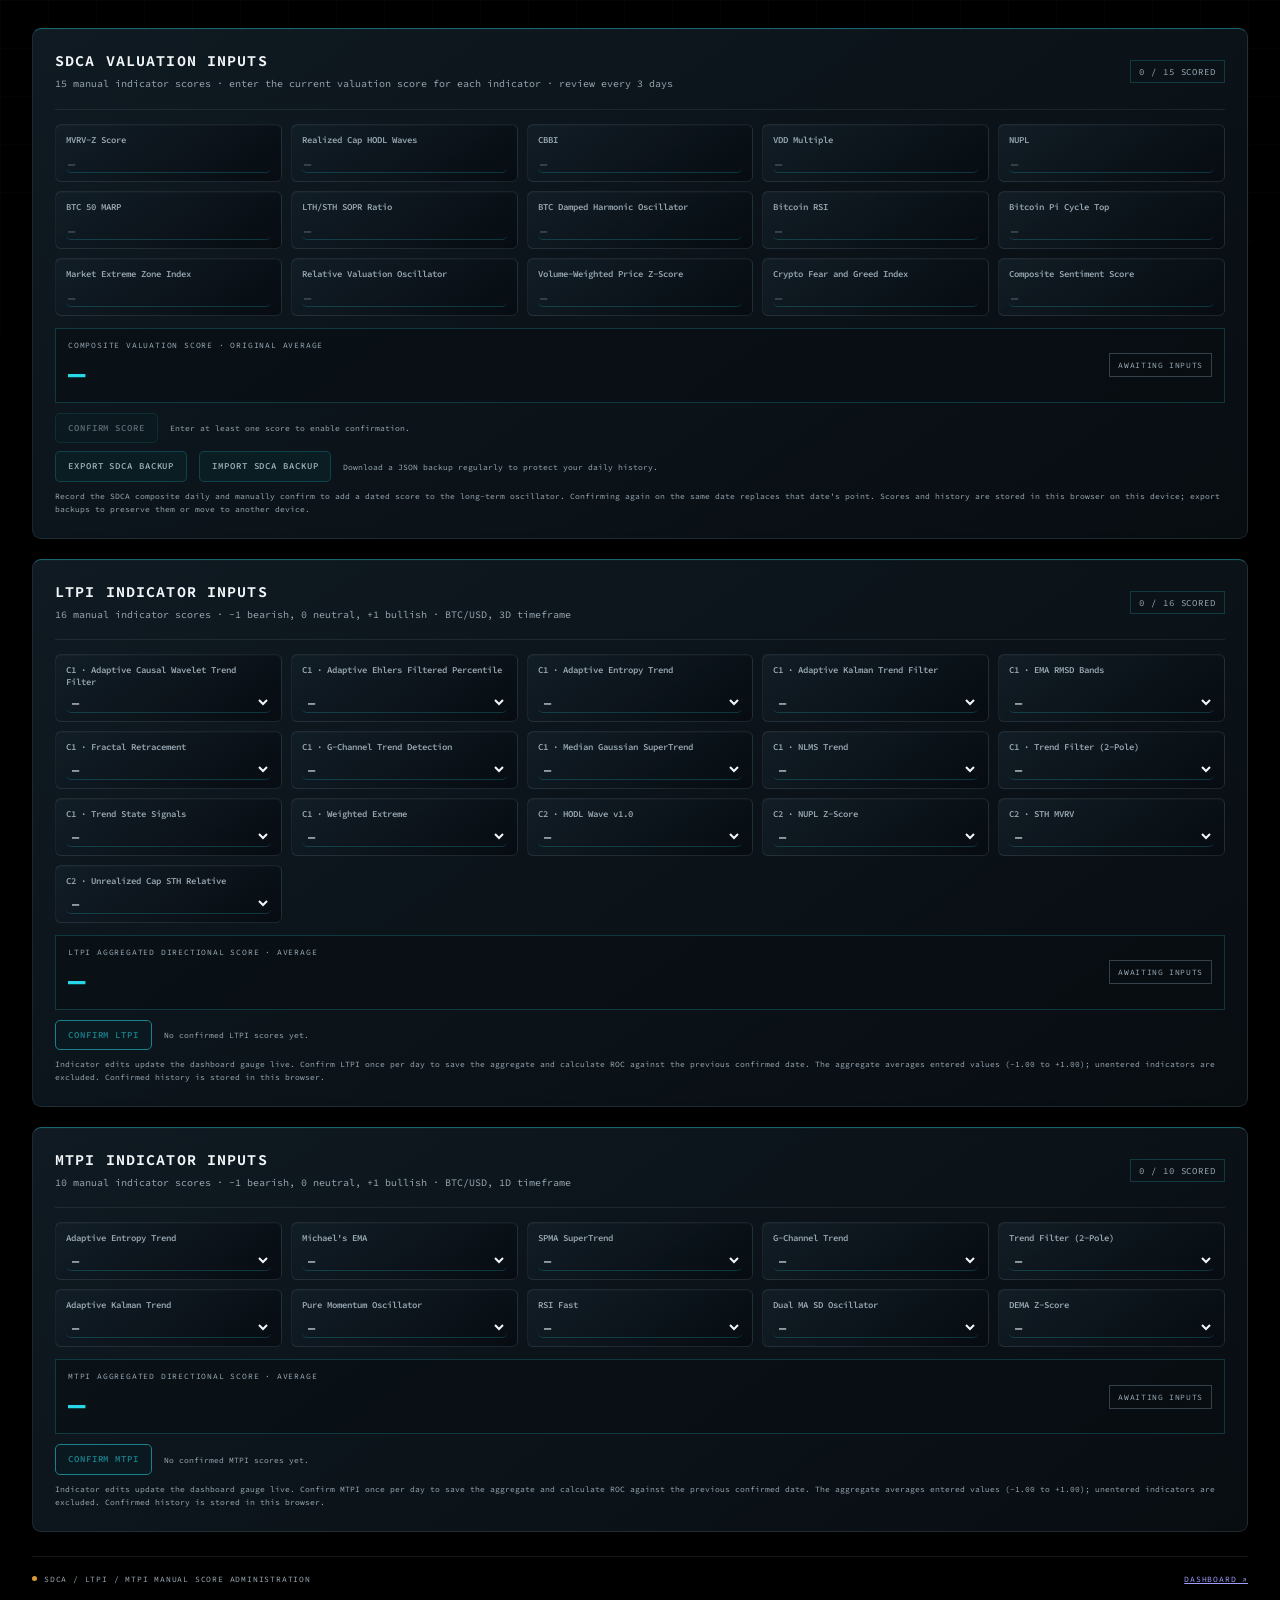
<file: sdca-admin.html>
<!doctype html>
<html lang="en">
<head>
  <meta charset="utf-8">
  <meta name="viewport" content="width=device-width, initial-scale=1">
  <meta name="theme-color" content="#080D12">
  <title>JayyTrader · System Admin</title>
  <meta name="description" content="Transparent Bitcoin valuation research. Probabilities are the currency of the markets. No noise. Just signal.">
  <link rel="preconnect" href="https://fonts.googleapis.com">
  <link rel="preconnect" href="https://fonts.gstatic.com" crossorigin>
  <link href="https://fonts.googleapis.com/css2?family=Source+Code+Pro:wght@400;500;600;700&display=swap" rel="stylesheet">
  <link rel="stylesheet" href="styles/tokens.css">
  <style>
    * { box-sizing: border-box; }
    body {
      min-width: 320px;
      min-height: 100vh;
      margin: 0;
      display: grid;
      place-items: center;
      overflow-x: hidden;
      color: var(--text);
      background:
        radial-gradient(ellipse at 50% 42%, color-mix(in srgb, var(--cyan) 4%, transparent), transparent 58%),
        var(--bg);
      font-family: var(--font-ui);
    }
    body::before {
      position: fixed;
      inset: 0;
      z-index: 0;
      background-image:
        linear-gradient(color-mix(in srgb, var(--cyan) 2.5%, transparent) 1px, transparent 1px),
        linear-gradient(90deg, color-mix(in srgb, var(--cyan) 2.5%, transparent) 1px, transparent 1px),
        linear-gradient(color-mix(in srgb, var(--amber) .8%, transparent) 1px, transparent 1px),
        linear-gradient(90deg, color-mix(in srgb, var(--amber) .8%, transparent) 1px, transparent 1px);
      background-size: 48px 48px, 48px 48px, 192px 192px, 192px 192px;
      content: "";
      pointer-events: none;
      mask-image: linear-gradient(to bottom, #000, transparent 90%);
    }
    #cursor-glow {
      position: fixed;
      z-index: 0;
      top: 0;
      left: 0;
      width: 520px;
      height: 520px;
      border-radius: 50%;
      background: radial-gradient(circle,
        color-mix(in srgb, var(--cyan) 6.5%, transparent) 0%,
        color-mix(in srgb, var(--cyan) 3.5%, transparent) 32%,
        color-mix(in srgb, var(--cyan) 1.2%, transparent) 55%,
        transparent 72%);
      opacity: 0;
      pointer-events: none;
      transform: translate(-50%, -50%);
      transition: opacity .35s ease;
      will-change: left, top;
    }
    @media (hover: hover) and (pointer: fine) {
      body:hover #cursor-glow { opacity: 1; }
    }
    .landing {
      position: relative;
      z-index: 1;
      width: min(100% - 64px, 1480px);
      margin: 0 auto;
      padding: 118px 0 48px;
    }
    .dashboard-grid {
      display: grid;
      grid-template-columns: minmax(0, 1fr) minmax(240px, 300px);
      align-items: stretch;
      gap: 32px;
    }
    .research-column {
      position: relative;
      display: flex;
      flex-direction: column;
      min-width: 0;
      min-height: 0;
      text-align: left;
    }
    .oscillator-panel {
      display: flex;
      flex: 1 1 auto;
      flex-direction: column;
      width: 100%;
      min-width: 0;
      min-height: 0;
      margin: 0;
      padding: 22px 24px 18px;
      border: var(--border-hairline);
      border-top: 1px solid color-mix(in srgb, var(--cyan) 55%, transparent);
      background: linear-gradient(145deg, var(--panel2), var(--panel));
      box-shadow: 0 14px 42px rgba(0, 0, 0, .22);
    }
    .panel-heading {
      display: flex;
      align-items: center;
      justify-content: space-between;
      gap: 16px;
      margin-bottom: 14px;
      padding-bottom: 12px;
      border-bottom: 1px solid color-mix(in srgb, var(--line) 70%, transparent);
    }
    .panel-title {
      margin: 0;
      color: var(--text);
      font-size: 14px;
      font-weight: 650;
      letter-spacing: .09em;
      text-transform: uppercase;
    }
    .panel-subtitle {
      margin: 5px 0 0;
      color: var(--muted);
      font-size: 9px;
      letter-spacing: .035em;
      line-height: 1.5;
    }
    .empty-state {
      flex: 0 0 auto;
      padding: 5px 8px;
      border: 1px solid var(--line);
      color: var(--muted);
      font-size: 9px;
      letter-spacing: .1em;
      white-space: nowrap;
    }
    .oscillator-plot {
      display: block;
      width: 100%;
      flex: 1 1 auto;
      min-height: 320px;
      height: 100%;
      overflow: visible;
    }
    .oscillator-grid { stroke: var(--line); stroke-width: 1; opacity: .68; }
    .oscillator-grid.zero { stroke: color-mix(in srgb, var(--cyan) 64%, transparent); stroke-width: 1.6; opacity: 1; }
    .oscillator-label {
      fill: var(--muted);
      font-family: var(--font-ui);
      font-size: 12px;
    }
    .oscillator-label.extreme { fill: var(--amber); }
    .oscillator-caption {
      display: flex;
      justify-content: space-between;
      gap: 16px;
      margin-top: 10px;
      padding-top: 10px;
      border-top: 1px solid color-mix(in srgb, var(--line) 60%, transparent);
      color: var(--muted);
      font-size: 9px;
      letter-spacing: .025em;
      line-height: 1.6;
    }
    .quote-rail {
      display: flex;
      flex-direction: column;
      gap: 16px;
      min-width: 0;
      align-self: stretch;
    }
    .quote-rail .quote {
      width: 100%;
      margin: 0;
      padding: 17px 16px 15px;
      border-top-color: color-mix(in srgb, var(--amber) 42%, transparent);
      box-shadow: inset 0 1px 0 color-mix(in srgb, var(--amber) 5%, transparent), 0 12px 32px rgba(0, 0, 0, .18);
    }
    .quote-rail .quote:hover {
      border-top-color: color-mix(in srgb, var(--cyan) 55%, transparent);
    }
    .quote-rail .quote-primary {
      align-items: flex-start;
      flex-direction: column;
      gap: 9px;
    }
    .quote-rail .live-quote-status { max-width: none; text-align: left; }
    .quote-rail .price { font-size: clamp(21px, 2.1vw, 27px); }
    .quote-rail .quote-details { align-items: flex-start; flex-wrap: wrap; }
    .asset-symbol {
      display: inline-block;
      margin-right: 8px;
      color: var(--cyan);
      font-size: 9px;
      letter-spacing: .12em;
    }
    .quote[data-asset="ETH"] .asset-symbol { color: var(--amber-soft); }
    .quote[data-asset="SOL"] .asset-symbol { color: var(--cyan-soft); }
    h1 {
      position: absolute;
      top: 24px;
      left: 32px;
      z-index: 2;
      margin: 0;
      font-size: clamp(10.5px, 2.25vw, 19px);
      font-weight: 750;
      letter-spacing: -.065em;
      line-height: 1;
    }
    h1 span {
      color: var(--cyan);
      text-shadow: var(--glow-cyan-soft);
    }
    .cursor {
      display: inline-block;
      width: 3px;
      height: .82em;
      margin-left: 8px;
      background: var(--cyan);
      vertical-align: middle;
      transform: translateY(-.04em);
      animation: blink 1.06s step-end infinite;
    }
    @keyframes blink { 0%, 49.9% { opacity: 1; } 50%, 100% { opacity: 0; } }
    .tagline {
      margin: 22px 0 0;
      color: var(--muted);
      font-size: clamp(13px, 2vw, 16px);
      line-height: 1.7;
    }
    .trend-instruments { display: grid; grid-template-columns: repeat(2, minmax(0, 1fr)); gap: 24px; margin-bottom: 24px; }
    .trend-instrument {
      position: relative;
      min-width: 0;
      padding: 18px 20px 14px;
      overflow: hidden;
      border: 1px solid color-mix(in srgb, var(--line) 85%, transparent);
      border-top: 1px solid color-mix(in srgb, var(--cyan) 68%, transparent);
      background:
        linear-gradient(135deg, color-mix(in srgb, var(--cyan) 3.5%, transparent), transparent 46%),
        linear-gradient(145deg, var(--panel2), var(--panel));
      box-shadow: inset 0 1px 0 rgba(255,255,255,.025), 0 14px 34px rgba(0, 0, 0, .2);
    }
    .trend-instrument::before {
      position: absolute; top: 0; left: 20px; width: 42px; height: 2px;
      background: var(--cyan); box-shadow: 0 0 12px color-mix(in srgb, var(--cyan) 35%, transparent);
      content: "";
    }
    .trend-instrument::after {
      position: absolute; right: 0; bottom: 0; width: 34px; height: 34px;
      border-right: 1px solid color-mix(in srgb, var(--cyan) 38%, transparent);
      border-bottom: 1px solid color-mix(in srgb, var(--cyan) 38%, transparent);
      content: "";
    }
    .trend-instrument[data-horizon="medium"] {
      border-top-color: color-mix(in srgb, var(--amber) 72%, transparent);
      background:
        linear-gradient(135deg, color-mix(in srgb, var(--amber) 3.5%, transparent), transparent 46%),
        linear-gradient(145deg, var(--panel2), var(--panel));
    }
    .trend-instrument[data-horizon="medium"]::before { background: var(--amber); box-shadow: 0 0 12px color-mix(in srgb, var(--amber) 35%, transparent); }
    .trend-instrument[data-horizon="medium"]::after { border-color: color-mix(in srgb, var(--amber) 38%, transparent); }
    .trend-instrument-heading { display: flex; align-items: flex-start; justify-content: space-between; gap: 12px; }
    .trend-instrument-title { margin: 0; color: var(--text); font-size: 11px; font-weight: 650; letter-spacing: .12em; text-transform: uppercase; }
    .trend-instrument-code { margin-top: 5px; color: var(--muted); font-size: 8px; letter-spacing: .16em; }
    .trend-instrument-state { padding: 4px 6px; border: 1px solid var(--line); background: color-mix(in srgb, var(--bg) 65%, transparent); color: var(--muted); font-size: 8px; letter-spacing: .1em; white-space: nowrap; }
    .trend-gauge { display: block; width: 100%; height: auto; max-height: 205px; margin: 5px auto 0; overflow: visible; }
    .trend-gauge-track { fill: none; stroke: #202c35; stroke-width: 14; }
    .trend-gauge-edge { fill: none; stroke: #52616b; stroke-width: 1; opacity: .72; }
    .trend-gauge-accent { fill: none; stroke: var(--cyan); stroke-width: 2; stroke-linecap: square; stroke-dasharray: 22 7 3 7 22 7 3 7 22 7 3 7; opacity: .95; }
    .trend-instrument[data-horizon="medium"] .trend-gauge-accent { stroke: var(--amber); }
    .trend-gauge-inner { fill: none; stroke: #293943; stroke-width: 1; stroke-dasharray: 1 5; }
    .trend-gauge-tick { stroke: #62717b; stroke-width: 1; }
    .trend-gauge-tick.major { stroke: #b4c0c7; stroke-width: 1.6; }
    .trend-gauge-scale { fill: var(--muted); font-family: var(--font-ui); font-size: 10px; letter-spacing: .04em; }
    .trend-gauge-center { fill: var(--text); font-family: var(--font-ui); font-size: 26px; font-weight: 600; letter-spacing: .04em; }
    .trend-gauge-placeholder { fill: var(--cyan); font-family: var(--font-ui); font-size: 9px; font-weight: 600; letter-spacing: .16em; }
    .trend-instrument[data-horizon="medium"] .trend-gauge-placeholder { fill: var(--amber); }
    .trend-gauge-caption { display: flex; justify-content: space-between; gap: 8px; padding-top: 10px; border-top: 1px solid var(--line); color: var(--muted); font-size: 8px; letter-spacing: .1em; text-transform: uppercase; }
    .oscillator-panel {
      display: flex;
      flex: 1 1 auto;
      flex-direction: column;
      width: 100%;
      min-width: 0;
      min-height: 0;
      margin: 0;
      padding: 22px 24px 18px;
      border: var(--border-hairline);
      border-top: 1px solid color-mix(in srgb, var(--cyan) 55%, transparent);
      background: linear-gradient(145deg, var(--panel2), var(--panel));
      box-shadow: 0 14px 42px rgba(0, 0, 0, .22);
    }
    .panel-heading {
      display: flex;
      align-items: flex-start;
      justify-content: space-between;
      gap: 16px;
      margin-bottom: 18px;
    }
    .panel-title {
      margin: 0;
      color: var(--text);
      font-size: 15px;
      font-weight: 600;
      letter-spacing: .06em;
      text-transform: uppercase;
    }
    .panel-subtitle {
      margin: 6px 0 0;
      color: var(--muted);
      font-size: 10px;
      line-height: 1.6;
    }
    .empty-state {
      flex: 0 0 auto;
      padding: 5px 8px;
      border: 1px solid var(--line);
      color: var(--muted);
      font-size: 9px;
      letter-spacing: .1em;
      white-space: nowrap;
    }
    .oscillator-plot {
      display: block;
      width: 100%;
      flex: 1 1 auto;
      min-height: 320px;
      height: 100%;
      overflow: visible;
    }
    .oscillator-grid { stroke: var(--line); stroke-width: 1; }
    .oscillator-grid.zero { stroke: color-mix(in srgb, var(--cyan) 48%, transparent); stroke-width: 1.4; }
    .oscillator-label {
      fill: var(--muted);
      font-family: var(--font-ui);
      font-size: 12px;
    }
    .oscillator-label.extreme { fill: var(--amber); }
    .oscillator-caption {
      display: flex;
      justify-content: space-between;
      gap: 16px;
      margin-top: 6px;
      color: var(--muted);
      font-size: 9px;
      line-height: 1.6;
    }
    .quote-rail {
      display: flex;
      flex-direction: column;
      gap: 16px;
      min-width: 0;
      align-self: stretch;
    }
    .quote-rail .quote {
      width: 100%;
      margin: 0;
      padding: 16px;
    }
    .quote-rail .quote-primary {
      align-items: flex-start;
      flex-direction: column;
      gap: 9px;
    }
    .quote-rail .live-quote-status { max-width: none; text-align: left; }
    .quote-rail .price { font-size: clamp(21px, 2.1vw, 27px); }
    .quote-rail .quote-details { align-items: flex-start; flex-wrap: wrap; }
    .asset-symbol {
      display: inline-block;
      margin-right: 8px;
      color: var(--cyan);
      font-size: 9px;
      letter-spacing: .12em;
    }
    .quote[data-asset="ETH"] .asset-symbol { color: var(--amber-soft); }
    .quote[data-asset="SOL"] .asset-symbol { color: var(--cyan-soft); }
    .motto {
      margin: 9px 0 0;
      color: var(--cyan-soft);
      font-size: 10px;
      letter-spacing: .035em;
      line-height: 1.6;
    }
    .motto-banner {
      margin: 0 0 6px;
      color: var(--cyan-soft);
      font-size: 11px;
      letter-spacing: .045em;
      line-height: 1.7;
      text-align: center;
      text-wrap: balance;
    }
    .tagline-banner {
      margin: 0 0 22px;
      color: var(--muted);
      font-size: 12px;
      letter-spacing: .015em;
      line-height: 1.6;
      text-align: center;
      text-wrap: balance;
    }
    .system-footer {
      display: flex;
      justify-content: space-between;
      gap: 16px;
      margin-top: 18px;
      padding-top: 10px;
      border-top: 1px solid color-mix(in srgb, var(--line) 65%, transparent);
      color: var(--muted);
      font-size: 8px;
      letter-spacing: .1em;
      line-height: 1.6;
      text-transform: uppercase;
    }
    .system-footer span:last-child { text-align: right; }
    .system-footer .status-dot {
      display: inline-block;
      width: 5px;
      height: 5px;
      margin: 0 7px 1px 0;
      border-radius: 50%;
      background: var(--amber);
    }
    .quote {
      width: min(100%, 390px);
      margin: 38px auto 0;
      padding: 16px 18px;
      border: var(--border-hairline);
      border-top: 1px solid color-mix(in srgb, var(--amber) 58%, transparent);
      box-shadow: inset 0 1px 0 color-mix(in srgb, var(--amber) 8%, transparent), 0 14px 42px rgba(0, 0, 0, .22);
      background: linear-gradient(145deg, var(--panel2), var(--panel));
      text-align: left;
    }
    .quote-primary {
      display: flex;
      align-items: center;
      justify-content: space-between;
      gap: 16px;
    }
    .quote-label {
      padding-left: 7px;
      border-left: 1px solid var(--amber);
      color: var(--muted);
      font-size: 8px;
      letter-spacing: .18em;
      line-height: 1.5;
    }
    .price {
      display: block;
      margin-top: 5px;
      color: var(--text);
      font-size: clamp(22px, 5vw, 27px);
      font-variant-numeric: tabular-nums;
      font-weight: 650;
      letter-spacing: -.03em;
    }
    .live-quote-status {
      max-width: 185px;
      color: var(--muted);
      font-size: 9px;
      line-height: 1.5;
      text-align: right;
    }
    .live-quote-status[data-status="live"] { color: var(--cyan); }
    .live-quote-status[data-status="stale"],
    .live-quote-status[data-status="error"] { color: var(--amber); }
    .quote-details {
      display: flex;
      justify-content: space-between;
      gap: 10px;
      margin-top: 12px;
      padding-top: 10px;
      border-top: 1px solid var(--line);
      color: var(--muted);
      font-size: 8px;
      line-height: 1.5;
    }
    .quote-details a {
      color: var(--muted);
      text-decoration: none;
      text-underline-offset: 3px;
    }
    .quote-details a:hover,
    .quote-details a:focus-visible { color: var(--cyan); text-decoration: underline; }
    .quote-details a:focus-visible { outline: 1px solid var(--cyan); outline-offset: 3px; }


    .admin-shell { position:relative; z-index:1; display:grid; grid-template-rows:auto 1fr; width:100%; min-height:100vh; padding:32px; }
    .admin-back { display:none !important; }
    body > h1 { display:none; }
    @media (max-width:600px) { .admin-shell { padding:24px 16px; } }
    .sdca-panel {
      margin-top:24px; padding:20px; border:1px solid var(--line);
      border-top:1px solid color-mix(in srgb,var(--cyan) 55%,transparent);
      background:linear-gradient(145deg,var(--panel2),var(--panel)); box-shadow:0 14px 42px rgba(0,0,0,.18);
    }
    .sdca-heading { display:flex; align-items:flex-start; justify-content:space-between; gap:16px; margin-bottom:14px; }
    .sdca-title { margin:0; color:var(--text); font-size:14px; font-weight:650; letter-spacing:.09em; text-transform:uppercase; }
    .sdca-subtitle { margin:5px 0 0; color:var(--muted); font-size:9px; line-height:1.6; }
    .sdca-grid { display:grid; grid-template-columns:repeat(5,minmax(0,1fr)); gap:7px; }
    .sdca-card {
      display:flex; min-width:0; min-height:52px; flex-direction:column; justify-content:space-between; gap:4px;
      padding:6px 7px 5px; border:1px solid #29343c; border-radius:2px;
      background:linear-gradient(145deg,rgba(29,43,53,.72),rgba(8,13,18,.92));
      box-shadow:inset 0 1px 0 rgba(255,255,255,.018); transition:border-color .15s ease,box-shadow .15s ease;
    }
    .sdca-card[data-sign="positive"] { border-color:color-mix(in srgb,var(--cyan) 85%,transparent); box-shadow:inset 0 0 10px color-mix(in srgb,var(--cyan) 8%,transparent),0 0 7px color-mix(in srgb,var(--cyan) 16%,transparent); }
    .sdca-card[data-sign="negative"] { border-color:color-mix(in srgb,var(--amber) 88%,transparent); box-shadow:inset 0 0 10px color-mix(in srgb,var(--amber) 7%,transparent),0 0 7px color-mix(in srgb,var(--amber) 15%,transparent); }
    .sdca-card[data-sign="zero"] { border-color:#35414a; box-shadow:inset 0 0 8px rgba(150,165,175,.035); }
    .sdca-indicator-name { color:var(--muted); font-size:9px; font-weight:600; line-height:1.3; overflow-wrap:anywhere; }
    .sdca-score-input {
      display:block; width:100%; min-width:0; padding:2px 2px 1px; border:0; border-bottom:1px solid var(--line);
      border-radius:0; outline:none; background:transparent; color:var(--text); font:600 12px/1.15 var(--font-ui);
      font-variant-numeric:tabular-nums; caret-color:var(--cyan);
    }
    .sdca-score-input::placeholder { color:#52616b; opacity:1; }
    .sdca-score-input:focus-visible { border-bottom-color:var(--cyan); box-shadow:0 2px 0 color-mix(in srgb,var(--cyan) 25%,transparent); }
    .sdca-summary { display:grid; grid-template-columns:minmax(0,1fr) auto; align-items:center; gap:12px; margin-top:12px; padding:11px 12px; border:1px solid var(--line); background:rgba(8,13,18,.58); }
    .sdca-summary-label { color:var(--muted); font-size:8px; letter-spacing:.1em; text-transform:uppercase; }
    .sdca-composite { display:block; margin-top:4px; color:var(--cyan); font-size:clamp(21px,2.5vw,29px); font-weight:700; letter-spacing:-.04em; font-variant-numeric:tabular-nums; }
    .sdca-classification { padding:6px 8px; border:1px solid #35414a; color:var(--muted); font-size:8px; letter-spacing:.08em; text-align:center; white-space:nowrap; }
    .sdca-classification[data-class="positive"] { border-color:var(--cyan); color:var(--cyan); box-shadow:0 0 8px color-mix(in srgb,var(--cyan) 13%,transparent); }
    .sdca-classification[data-class="negative"] { border-color:var(--amber); color:var(--amber); box-shadow:0 0 8px color-mix(in srgb,var(--amber) 13%,transparent); }
    .sdca-confirm-row { display:flex; align-items:center; gap:12px; flex-wrap:wrap; margin-top:10px; }
    .sdca-confirm-button {
      padding:9px 12px; border:1px solid var(--cyan); background:color-mix(in srgb,var(--cyan) 8%,var(--bg));
      color:var(--cyan); font:600 9px/1.2 var(--font-ui); letter-spacing:.1em; text-transform:uppercase; cursor:pointer;
      transition:background .15s ease,box-shadow .15s ease,opacity .15s ease;
    }
    .sdca-confirm-button:hover:not(:disabled),.sdca-confirm-button:focus-visible { background:color-mix(in srgb,var(--cyan) 15%,var(--bg)); box-shadow:0 0 12px color-mix(in srgb,var(--cyan) 20%,transparent); outline:none; }
    .sdca-confirm-button:disabled { border-color:var(--line); color:var(--muted); cursor:not-allowed; opacity:.55; }
    .sdca-confirm-status { color:var(--muted); font-size:8px; line-height:1.5; }
    #ltpi-confirm-button,#mtpi-confirm-button { border-color:var(--cyan); color:var(--cyan); }
    .sdca-backup-row { margin-top:8px; }
    #sdca-export-backup,#sdca-import-backup { border-color:var(--line); color:var(--muted); }
    #sdca-export-backup:hover,#sdca-import-backup:hover { border-color:var(--cyan); color:var(--cyan); }
    #sdca-backup-file { display:none; }
    .sdca-note { margin:8px 0 0; color:var(--muted); font-size:8px; line-height:1.6; }
    .oscillator-history-path { fill:none; stroke:var(--cyan); stroke-width:2.5; stroke-linejoin:round; stroke-linecap:round; filter:drop-shadow(0 0 4px color-mix(in srgb,var(--cyan) 45%,transparent)); }
    .oscillator-history-point { fill:var(--bg); stroke:var(--cyan); stroke-width:2.5; }
    .oscillator-date-label { fill:var(--muted); font-family:var(--font-ui); font-size:10px; }
    @media (max-width:900px) { .sdca-grid { grid-template-columns:repeat(5,minmax(0,1fr)); gap:6px; } }
    @media (max-width:600px) {
      .sdca-panel { padding:14px 12px; }
      .sdca-grid { grid-template-columns:repeat(3,minmax(0,1fr)); gap:6px; }
      .sdca-card { min-height:49px; padding:5px; }
      .sdca-indicator-name { font-size:8px; }
      .sdca-score-input { font-size:11px; }
      .sdca-summary { grid-template-columns:minmax(0,1fr); gap:8px; }
      .sdca-classification { justify-self:start; }
      .sdca-heading { flex-direction:column; gap:7px; }
      .sdca-confirm-row { align-items:flex-start; flex-direction:column; gap:7px; }
    }

    @media (max-width: 900px) {
      .landing { width: min(100% - 40px, 720px); padding-top: 108px; }
      .trend-instruments { gap: 16px; }
      .dashboard-grid { grid-template-columns: minmax(0, 1fr); gap: 24px; }
      .research-column { display: block; }
      .oscillator-panel { margin-top: 22px; min-height: 0; }
      .mvrv-score-row { margin-top:14px; }
      .quote-rail { display: grid; grid-template-columns: repeat(3, minmax(0, 1fr)); align-items: stretch; }
      .quote-rail .quote { padding: 12px; }
      .quote-rail .price { font-size: clamp(16px, 2.8vw, 23px); }
      .quote-rail .quote-details { font-size: 7px; }
      .oscillator-plot { min-height: 280px; }
    }
    @media (max-width: 600px) {
      h1 { top: 16px; left: 16px; font-size: clamp(10.5px, 3vw, 14px); }
      .landing { width: min(100% - 32px, 720px); padding-top: 92px; }
      .trend-instruments { grid-template-columns: minmax(0, 1fr); gap: 14px; }
      .trend-instrument { padding: 16px 14px 12px; }
      .quote-rail { grid-template-columns: minmax(0, 1fr); }
      .quote-rail .quote { padding: 14px; }
      .quote-rail .price { font-size: 24px; }
      .oscillator-panel { padding: 16px 12px 14px; margin-top: 22px; }
      .panel-heading { flex-direction: column; gap: 10px; }
      .oscillator-plot { min-height: 240px; }
      .oscillator-caption { flex-direction: column; gap: 3px; }
      .system-footer { flex-direction: column; gap: 5px; }
      .system-footer span:last-child { text-align: left; }
    }
    @media (prefers-reduced-motion: reduce) {
      *, *::before, *::after { animation-duration: .01ms !important; transition-duration: .01ms !important; }
      .cursor { animation: none; }
    }
  
    /* Refined admin layout — direct access to scoring panels */
    body { display:block; background:#000000; }
    .admin-shell { width:min(calc(100% - 64px),1480px); min-height:auto; margin:0 auto; padding:28px 0 56px; grid-template-rows:auto; gap:20px; }
    .admin-shell .sdca-panel { margin-top:0; padding:22px; border-radius:9px; border-color:rgba(142,166,180,.16); border-top-color:rgba(39,217,232,.42); background:linear-gradient(145deg,rgba(16,27,35,.96),rgba(8,13,18,.98)); box-shadow:0 14px 38px rgba(0,0,0,.22),inset 0 1px 0 rgba(255,255,255,.025); }
    .admin-shell .sdca-heading { align-items:center; padding-bottom:16px; border-bottom:1px solid rgba(142,166,180,.13); }
    .admin-shell .sdca-title { font-size:15px; letter-spacing:.075em; }
    .admin-shell .sdca-subtitle { max-width:680px; font-size:10px; line-height:1.75; }
    .admin-shell .sdca-grid { gap:9px; }
    .admin-shell .sdca-card { min-height:58px; padding:9px 10px 8px; border-radius:6px; border-color:rgba(142,166,180,.14); background:linear-gradient(145deg,rgba(19,31,40,.86),rgba(7,12,17,.96)); box-shadow:inset 0 1px 0 rgba(255,255,255,.025); }
    .admin-shell .sdca-card:focus-within { border-color:rgba(39,217,232,.58); box-shadow:0 0 0 2px rgba(39,217,232,.08),inset 0 1px 0 rgba(255,255,255,.025); }
    .admin-shell input,.admin-shell select,.admin-shell button { border-radius:5px; }
    .admin-shell .system-footer { margin-top:4px; padding-top:16px; border-top-color:rgba(142,166,180,.14); }
    @media(max-width:900px){.admin-shell{width:min(calc(100% - 40px),1480px)}}
    @media(max-width:600px){.admin-shell{width:calc(100% - 28px);padding:14px 0 36px;gap:14px}.admin-shell .sdca-panel{padding:14px 12px}.admin-shell .sdca-heading{align-items:flex-start;flex-direction:column;gap:10px}.admin-shell .sdca-grid{gap:7px}.admin-shell .sdca-card{padding:8px}}
    @media(prefers-reduced-motion:reduce){*{transition-duration:.01ms!important}}

  </style>
</head>
<body><div id="cursor-glow" aria-hidden="true"></div>
  <main class="admin-shell">
    <section class="sdca-panel" id="admin-controls" aria-labelledby="sdca-title">
      <header class="sdca-heading">
        <div><h2 class="sdca-title" id="sdca-title">SDCA Valuation Inputs</h2><p class="sdca-subtitle">15 manual indicator scores · enter the current valuation score for each indicator · review every 3 days</p></div>
        <span class="empty-state" id="sdca-count" aria-live="polite">0 / 15 SCORED</span>
      </header>
      <div class="sdca-grid" id="sdca-grid">
        <label class="sdca-card" data-sign="empty" data-indicator="1">
          <span class="sdca-indicator-name">MVRV-Z Score</span>
          <input class="sdca-score-input" type="number" step="any" inputmode="decimal" placeholder="—" aria-label="MVRV-Z Score valuation score" data-key="1">
        </label>
        <label class="sdca-card" data-sign="empty" data-indicator="2">
          <span class="sdca-indicator-name">Realized Cap HODL Waves</span>
          <input class="sdca-score-input" type="number" step="any" inputmode="decimal" placeholder="—" aria-label="Realized Cap HODL Waves valuation score" data-key="2">
        </label>
        <label class="sdca-card" data-sign="empty" data-indicator="3">
          <span class="sdca-indicator-name">CBBI</span>
          <input class="sdca-score-input" type="number" step="any" inputmode="decimal" placeholder="—" aria-label="CBBI valuation score" data-key="3">
        </label>
        <label class="sdca-card" data-sign="empty" data-indicator="4">
          <span class="sdca-indicator-name">VDD Multiple</span>
          <input class="sdca-score-input" type="number" step="any" inputmode="decimal" placeholder="—" aria-label="VDD Multiple valuation score" data-key="4">
        </label>
        <label class="sdca-card" data-sign="empty" data-indicator="5">
          <span class="sdca-indicator-name">NUPL</span>
          <input class="sdca-score-input" type="number" step="any" inputmode="decimal" placeholder="—" aria-label="NUPL valuation score" data-key="5">
        </label>
        <label class="sdca-card" data-sign="empty" data-indicator="6">
          <span class="sdca-indicator-name">BTC 50 MARP</span>
          <input class="sdca-score-input" type="number" step="any" inputmode="decimal" placeholder="—" aria-label="BTC 50 MARP valuation score" data-key="6">
        </label>
        <label class="sdca-card" data-sign="empty" data-indicator="7">
          <span class="sdca-indicator-name">LTH/STH SOPR Ratio</span>
          <input class="sdca-score-input" type="number" step="any" inputmode="decimal" placeholder="—" aria-label="LTH/STH SOPR Ratio valuation score" data-key="7">
        </label>
        <label class="sdca-card" data-sign="empty" data-indicator="8">
          <span class="sdca-indicator-name">BTC Damped Harmonic Oscillator</span>
          <input class="sdca-score-input" type="number" step="any" inputmode="decimal" placeholder="—" aria-label="BTC Damped Harmonic Oscillator valuation score" data-key="8">
        </label>
        <label class="sdca-card" data-sign="empty" data-indicator="9">
          <span class="sdca-indicator-name">Bitcoin RSI</span>
          <input class="sdca-score-input" type="number" step="any" inputmode="decimal" placeholder="—" aria-label="Bitcoin RSI valuation score" data-key="9">
        </label>
        <label class="sdca-card" data-sign="empty" data-indicator="10">
          <span class="sdca-indicator-name">Bitcoin Pi Cycle Top</span>
          <input class="sdca-score-input" type="number" step="any" inputmode="decimal" placeholder="—" aria-label="Bitcoin Pi Cycle Top valuation score" data-key="10">
        </label>
        <label class="sdca-card" data-sign="empty" data-indicator="11">
          <span class="sdca-indicator-name">Market Extreme Zone Index</span>
          <input class="sdca-score-input" type="number" step="any" inputmode="decimal" placeholder="—" aria-label="Market Extreme Zone Index valuation score" data-key="11">
        </label>
        <label class="sdca-card" data-sign="empty" data-indicator="12">
          <span class="sdca-indicator-name">Relative Valuation Oscillator</span>
          <input class="sdca-score-input" type="number" step="any" inputmode="decimal" placeholder="—" aria-label="Relative Valuation Oscillator valuation score" data-key="12">
        </label>
        <label class="sdca-card" data-sign="empty" data-indicator="13">
          <span class="sdca-indicator-name">Volume-Weighted Price Z-Score</span>
          <input class="sdca-score-input" type="number" step="any" inputmode="decimal" placeholder="—" aria-label="Volume-Weighted Price Z-Score valuation score" data-key="13">
        </label>
        <label class="sdca-card" data-sign="empty" data-indicator="14">
          <span class="sdca-indicator-name">Crypto Fear and Greed Index</span>
          <input class="sdca-score-input" type="number" step="any" inputmode="decimal" placeholder="—" aria-label="Crypto Fear and Greed Index valuation score" data-key="14">
        </label>
        <label class="sdca-card" data-sign="empty" data-indicator="15">
          <span class="sdca-indicator-name">Composite Sentiment Score</span>
          <input class="sdca-score-input" type="number" step="any" inputmode="decimal" placeholder="—" aria-label="Composite Sentiment Score valuation score" data-key="15">
        </label>
      </div>
      <div class="sdca-summary" aria-live="polite">
        <div><div class="sdca-summary-label">Composite Valuation Score · Original Average</div><strong class="sdca-composite" id="sdca-composite">—</strong></div>
        <div class="sdca-classification" id="sdca-classification" data-class="neutral">AWAITING INPUTS</div>
      </div>
      <div class="sdca-confirm-row">
        <button class="sdca-confirm-button" id="sdca-confirm-button" type="button" disabled>Confirm Score</button>
        <span class="sdca-confirm-status" id="sdca-confirm-status" role="status" aria-live="polite">Enter at least one score to enable confirmation.</span>
      </div>
            <div class="sdca-confirm-row sdca-backup-row">
        <button class="sdca-confirm-button" id="sdca-export-backup" type="button">Export SDCA Backup</button>
        <button class="sdca-confirm-button" id="sdca-import-backup" type="button">Import SDCA Backup</button>
        <input id="sdca-backup-file" type="file" accept="application/json,.json" hidden>
        <span class="sdca-confirm-status" id="sdca-backup-status" role="status" aria-live="polite">Download a JSON backup regularly to protect your daily history.</span>
      </div>
      <p class="sdca-note">Record the SDCA composite daily and manually confirm to add a dated score to the long-term oscillator. Confirming again on the same date replaces that date's point. Scores and history are stored in this browser on this device; export backups to preserve them or move to another device.</p></section>
    <section class="sdca-panel" id="ltpi-admin-controls" aria-labelledby="ltpi-admin-title">
      <header class="sdca-heading">
        <div><h2 class="sdca-title" id="ltpi-admin-title">LTPI Indicator Inputs</h2><p class="sdca-subtitle">16 manual indicator scores · −1 bearish, 0 neutral, +1 bullish · BTC/USD, 3D timeframe</p></div>
        <span class="empty-state" id="ltpi-admin-count" aria-live="polite">0 / 16 SCORED</span>
      </header>
      <div class="sdca-grid ltpi-admin-grid" id="ltpi-admin-grid">
        <label class="sdca-card" data-sign="empty" data-indicator="ltpi-1">
          <span class="sdca-indicator-name">C1 · Adaptive Causal Wavelet Trend Filter</span>
          <select class="sdca-score-input ltpi-score-input" data-key="1" aria-label="C1 Adaptive Causal Wavelet Trend Filter LTPI score">
            <option value="">—</option><option value="-1">−1</option><option value="0">0</option><option value="1">+1</option>
          </select>
        </label>
        <label class="sdca-card" data-sign="empty" data-indicator="ltpi-2">
          <span class="sdca-indicator-name">C1 · Adaptive Ehlers Filtered Percentile</span>
          <select class="sdca-score-input ltpi-score-input" data-key="2" aria-label="C1 Adaptive Ehlers Filtered Percentile LTPI score">
            <option value="">—</option><option value="-1">−1</option><option value="0">0</option><option value="1">+1</option>
          </select>
        </label>
        <label class="sdca-card" data-sign="empty" data-indicator="ltpi-3">
          <span class="sdca-indicator-name">C1 · Adaptive Entropy Trend</span>
          <select class="sdca-score-input ltpi-score-input" data-key="3" aria-label="C1 Adaptive Entropy Trend LTPI score">
            <option value="">—</option><option value="-1">−1</option><option value="0">0</option><option value="1">+1</option>
          </select>
        </label>
        <label class="sdca-card" data-sign="empty" data-indicator="ltpi-4">
          <span class="sdca-indicator-name">C1 · Adaptive Kalman Trend Filter</span>
          <select class="sdca-score-input ltpi-score-input" data-key="4" aria-label="C1 Adaptive Kalman Trend Filter LTPI score">
            <option value="">—</option><option value="-1">−1</option><option value="0">0</option><option value="1">+1</option>
          </select>
        </label>
        <label class="sdca-card" data-sign="empty" data-indicator="ltpi-5">
          <span class="sdca-indicator-name">C1 · EMA RMSD Bands</span>
          <select class="sdca-score-input ltpi-score-input" data-key="5" aria-label="C1 EMA RMSD Bands LTPI score">
            <option value="">—</option><option value="-1">−1</option><option value="0">0</option><option value="1">+1</option>
          </select>
        </label>
        <label class="sdca-card" data-sign="empty" data-indicator="ltpi-6">
          <span class="sdca-indicator-name">C1 · Fractal Retracement</span>
          <select class="sdca-score-input ltpi-score-input" data-key="6" aria-label="C1 Fractal Retracement LTPI score">
            <option value="">—</option><option value="-1">−1</option><option value="0">0</option><option value="1">+1</option>
          </select>
        </label>
        <label class="sdca-card" data-sign="empty" data-indicator="ltpi-7">
          <span class="sdca-indicator-name">C1 · G-Channel Trend Detection</span>
          <select class="sdca-score-input ltpi-score-input" data-key="7" aria-label="C1 G-Channel Trend Detection LTPI score">
            <option value="">—</option><option value="-1">−1</option><option value="0">0</option><option value="1">+1</option>
          </select>
        </label>
        <label class="sdca-card" data-sign="empty" data-indicator="ltpi-8">
          <span class="sdca-indicator-name">C1 · Median Gaussian SuperTrend</span>
          <select class="sdca-score-input ltpi-score-input" data-key="8" aria-label="C1 Median Gaussian SuperTrend LTPI score">
            <option value="">—</option><option value="-1">−1</option><option value="0">0</option><option value="1">+1</option>
          </select>
        </label>
        <label class="sdca-card" data-sign="empty" data-indicator="ltpi-9">
          <span class="sdca-indicator-name">C1 · NLMS Trend</span>
          <select class="sdca-score-input ltpi-score-input" data-key="9" aria-label="C1 NLMS Trend LTPI score">
            <option value="">—</option><option value="-1">−1</option><option value="0">0</option><option value="1">+1</option>
          </select>
        </label>
        <label class="sdca-card" data-sign="empty" data-indicator="ltpi-10">
          <span class="sdca-indicator-name">C1 · Trend Filter (2-Pole)</span>
          <select class="sdca-score-input ltpi-score-input" data-key="10" aria-label="C1 Trend Filter (2-Pole) LTPI score">
            <option value="">—</option><option value="-1">−1</option><option value="0">0</option><option value="1">+1</option>
          </select>
        </label>
        <label class="sdca-card" data-sign="empty" data-indicator="ltpi-11">
          <span class="sdca-indicator-name">C1 · Trend State Signals</span>
          <select class="sdca-score-input ltpi-score-input" data-key="11" aria-label="C1 Trend State Signals LTPI score">
            <option value="">—</option><option value="-1">−1</option><option value="0">0</option><option value="1">+1</option>
          </select>
        </label>
        <label class="sdca-card" data-sign="empty" data-indicator="ltpi-12">
          <span class="sdca-indicator-name">C1 · Weighted Extreme</span>
          <select class="sdca-score-input ltpi-score-input" data-key="12" aria-label="C1 Weighted Extreme LTPI score">
            <option value="">—</option><option value="-1">−1</option><option value="0">0</option><option value="1">+1</option>
          </select>
        </label>
        <label class="sdca-card" data-sign="empty" data-indicator="ltpi-13">
          <span class="sdca-indicator-name">C2 · HODL Wave v1.0</span>
          <select class="sdca-score-input ltpi-score-input" data-key="13" aria-label="C2 HODL Wave v1.0 LTPI score">
            <option value="">—</option><option value="-1">−1</option><option value="0">0</option><option value="1">+1</option>
          </select>
        </label>
        <label class="sdca-card" data-sign="empty" data-indicator="ltpi-14">
          <span class="sdca-indicator-name">C2 · NUPL Z-Score</span>
          <select class="sdca-score-input ltpi-score-input" data-key="14" aria-label="C2 NUPL Z-Score LTPI score">
            <option value="">—</option><option value="-1">−1</option><option value="0">0</option><option value="1">+1</option>
          </select>
        </label>
        <label class="sdca-card" data-sign="empty" data-indicator="ltpi-15">
          <span class="sdca-indicator-name">C2 · STH MVRV</span>
          <select class="sdca-score-input ltpi-score-input" data-key="15" aria-label="C2 STH MVRV LTPI score">
            <option value="">—</option><option value="-1">−1</option><option value="0">0</option><option value="1">+1</option>
          </select>
        </label>
        <label class="sdca-card" data-sign="empty" data-indicator="ltpi-16">
          <span class="sdca-indicator-name">C2 · Unrealized Cap STH Relative</span>
          <select class="sdca-score-input ltpi-score-input" data-key="16" aria-label="C2 Unrealized Cap STH Relative LTPI score">
            <option value="">—</option><option value="-1">−1</option><option value="0">0</option><option value="1">+1</option>
          </select>
        </label>
      </div>
      <div class="sdca-summary" aria-live="polite">
        <div><div class="sdca-summary-label">LTPI Aggregated Directional Score · Average</div><strong class="sdca-composite" id="ltpi-admin-total">—</strong></div>
        <div class="sdca-classification" id="ltpi-admin-classification" data-class="neutral">AWAITING INPUTS</div>
      </div>
      <div class="sdca-confirm-row">
        <button class="sdca-confirm-button" id="ltpi-confirm-button" type="button" disabled>Confirm LTPI</button>
        <span class="sdca-confirm-status" id="ltpi-confirm-status" role="status" aria-live="polite">Enter indicator scores to enable confirmation.</span>
      </div>
      <p class="sdca-note">Indicator edits update the dashboard gauge live. Confirm LTPI once per day to save the aggregate and calculate ROC against the previous confirmed date. The aggregate averages entered values (−1.00 to +1.00); unentered indicators are excluded. Confirmed history is stored in this browser.</p>
    </section>
    <section class="sdca-panel" id="mtpi-admin-controls" aria-labelledby="mtpi-admin-title">
      <header class="sdca-heading">
        <div><h2 class="sdca-title" id="mtpi-admin-title">MTPI Indicator Inputs</h2><p class="sdca-subtitle">10 manual indicator scores · −1 bearish, 0 neutral, +1 bullish · BTC/USD, 1D timeframe</p></div>
        <span class="empty-state" id="mtpi-admin-count" aria-live="polite">0 / 10 SCORED</span>
      </header>
      <div class="sdca-grid mtpi-admin-grid" id="mtpi-admin-grid">
        <label class="sdca-card" data-sign="empty" data-indicator="mtpi-1">
          <span class="sdca-indicator-name">Adaptive Entropy Trend</span>
          <select class="sdca-score-input mtpi-score-input" data-key="1" aria-label="Adaptive Entropy Trend MTPI score">
            <option value="">—</option><option value="-1">−1</option><option value="0">0</option><option value="1">+1</option>
          </select>
        </label>
        <label class="sdca-card" data-sign="empty" data-indicator="mtpi-2">
          <span class="sdca-indicator-name">Michael's EMA</span>
          <select class="sdca-score-input mtpi-score-input" data-key="2" aria-label="Michael's EMA MTPI score">
            <option value="">—</option><option value="-1">−1</option><option value="0">0</option><option value="1">+1</option>
          </select>
        </label>
        <label class="sdca-card" data-sign="empty" data-indicator="mtpi-3">
          <span class="sdca-indicator-name">SPMA SuperTrend</span>
          <select class="sdca-score-input mtpi-score-input" data-key="3" aria-label="SPMA SuperTrend MTPI score">
            <option value="">—</option><option value="-1">−1</option><option value="0">0</option><option value="1">+1</option>
          </select>
        </label>
        <label class="sdca-card" data-sign="empty" data-indicator="mtpi-4">
          <span class="sdca-indicator-name">G-Channel Trend</span>
          <select class="sdca-score-input mtpi-score-input" data-key="4" aria-label="G-Channel Trend MTPI score">
            <option value="">—</option><option value="-1">−1</option><option value="0">0</option><option value="1">+1</option>
          </select>
        </label>
        <label class="sdca-card" data-sign="empty" data-indicator="mtpi-5">
          <span class="sdca-indicator-name">Trend Filter (2-Pole)</span>
          <select class="sdca-score-input mtpi-score-input" data-key="5" aria-label="Trend Filter (2-Pole) MTPI score">
            <option value="">—</option><option value="-1">−1</option><option value="0">0</option><option value="1">+1</option>
          </select>
        </label>
        <label class="sdca-card" data-sign="empty" data-indicator="mtpi-6">
          <span class="sdca-indicator-name">Adaptive Kalman Trend</span>
          <select class="sdca-score-input mtpi-score-input" data-key="6" aria-label="Adaptive Kalman Trend MTPI score">
            <option value="">—</option><option value="-1">−1</option><option value="0">0</option><option value="1">+1</option>
          </select>
        </label>
        <label class="sdca-card" data-sign="empty" data-indicator="mtpi-7">
          <span class="sdca-indicator-name">Pure Momentum Oscillator</span>
          <select class="sdca-score-input mtpi-score-input" data-key="7" aria-label="Pure Momentum Oscillator MTPI score">
            <option value="">—</option><option value="-1">−1</option><option value="0">0</option><option value="1">+1</option>
          </select>
        </label>
        <label class="sdca-card" data-sign="empty" data-indicator="mtpi-8">
          <span class="sdca-indicator-name">RSI Fast</span>
          <select class="sdca-score-input mtpi-score-input" data-key="8" aria-label="RSI Fast MTPI score">
            <option value="">—</option><option value="-1">−1</option><option value="0">0</option><option value="1">+1</option>
          </select>
        </label>
        <label class="sdca-card" data-sign="empty" data-indicator="mtpi-9">
          <span class="sdca-indicator-name">Dual MA SD Oscillator</span>
          <select class="sdca-score-input mtpi-score-input" data-key="9" aria-label="Dual MA SD Oscillator MTPI score">
            <option value="">—</option><option value="-1">−1</option><option value="0">0</option><option value="1">+1</option>
          </select>
        </label>
        <label class="sdca-card" data-sign="empty" data-indicator="mtpi-10">
          <span class="sdca-indicator-name">DEMA Z-Score</span>
          <select class="sdca-score-input mtpi-score-input" data-key="10" aria-label="DEMA Z-Score MTPI score">
            <option value="">—</option><option value="-1">−1</option><option value="0">0</option><option value="1">+1</option>
          </select>
        </label>
      </div>
      <div class="sdca-summary" aria-live="polite">
        <div><div class="sdca-summary-label">MTPI Aggregated Directional Score · Average</div><strong class="sdca-composite" id="mtpi-admin-total">—</strong></div>
        <div class="sdca-classification" id="mtpi-admin-classification" data-class="neutral">AWAITING INPUTS</div>
      </div>
      <div class="sdca-confirm-row">
        <button class="sdca-confirm-button" id="mtpi-confirm-button" type="button" disabled>Confirm MTPI</button>
        <span class="sdca-confirm-status" id="mtpi-confirm-status" role="status" aria-live="polite">Enter indicator scores to enable confirmation.</span>
      </div>
      <p class="sdca-note">Indicator edits update the dashboard gauge live. Confirm MTPI once per day to save the aggregate and calculate ROC against the previous confirmed date. The aggregate averages entered values (−1.00 to +1.00); unentered indicators are excluded. Confirmed history is stored in this browser.</p>
    </section>
    <footer class="system-footer" aria-label="Admin page status"><span><i class="status-dot" aria-hidden="true"></i>SDCA / LTPI / MTPI manual score administration</span><span><a class="source-page-link" href="index.html">Dashboard ↗</a></span></footer>
  </main>
  <script>
    (()=>{const sk="jxprobability.sdca.manualScores.v1",hk="jxprobability.sdca.compositeHistory.v1",ltpiHistoryKey="jxprobability.ltpi.confirmedHistory.v1",mtpiHistoryKey="jxprobability.mtpi.confirmedHistory.v1",message={textContent:""},controls=document.getElementById("admin-controls"),ltpiControls=document.getElementById("ltpi-admin-controls"),inputs=Array.from(document.querySelectorAll("#sdca-grid .sdca-score-input")),ltpiInputs=Array.from(document.querySelectorAll(".ltpi-score-input")),ltpiCount=document.getElementById("ltpi-admin-count"),ltpiTotal=document.getElementById("ltpi-admin-total"),ltpiClass=document.getElementById("ltpi-admin-classification"),count=document.getElementById("sdca-count"),composite=document.getElementById("sdca-composite"),classification=document.getElementById("sdca-classification"),button=document.getElementById("sdca-confirm-button"),confirmStatus=document.getElementById("sdca-confirm-status"),fmt=new Intl.NumberFormat("en-US",{maximumFractionDigits:4}),ltpiConfirmButton=document.getElementById("ltpi-confirm-button"),ltpiConfirmStatus=document.getElementById("ltpi-confirm-status"),mtpiConfirmButton=document.getElementById("mtpi-confirm-button"),mtpiConfirmStatus=document.getElementById("mtpi-confirm-status");let history=[],avg=null,n=0,ltpiAvg=null,mtpiAvg=null;
      function classify(v){if(v<0)return["OVERVALUED","negative"];if(v===0)return["NEUTRAL","neutral"];return["UNDERVALUED","positive"];}
      function dateKey(d){return d.getFullYear()+"-"+String(d.getMonth()+1).padStart(2,"0")+"-"+String(d.getDate()).padStart(2,"0");}
      function rocFor(items,date,score){const prior=items.filter(x=>x.date<date).sort((a,b)=>a.date.localeCompare(b.date)).pop();if(!prior)return"NO ROC · BASELINE";const delta=Number(score)-Number(prior.score);return delta>1e-9?"+ROC":delta< -1e-9?"-ROC":"NO ROC";}
      function loadConfirmed(key){try{const raw=localStorage.getItem(key),items=raw?JSON.parse(raw):[];return Array.isArray(items)?items.filter(x=>x&&/^\d{4}-\d{2}-\d{2}$/.test(x.date)&&Number.isFinite(Number(x.score))).map(x=>({...x,score:Number(x.score)})).sort((a,b)=>a.date.localeCompare(b.date)):[];}catch(e){return[];}}
      function confirmSeries(key,score,count,status,label){if(score===null||!Number.isFinite(score))return;const date=dateKey(new Date()),items=loadConfirmed(key),roc=rocFor(items,date,score),entry={date,score,count};const i=items.findIndex(x=>x.date===date);if(i>=0)items[i]=entry;else items.push(entry);items.sort((a,b)=>a.date.localeCompare(b.date));try{localStorage.setItem(key,JSON.stringify(items));status.textContent="Confirmed "+displayDate(date)+" · "+label+" "+fmt.format(score)+" · "+roc+"."; }catch(e){status.textContent="Could not save "+label+" confirmation in this browser.";}}
      function refreshConfirmStatus(key,status,label){const items=loadConfirmed(key);if(!items.length){status.textContent="No confirmed "+label+" scores yet.";return;}const latest=items[items.length-1],roc=items.length<2?"NO ROC · BASELINE":rocFor(items,latest.date,latest.score);status.textContent="Last confirmed "+displayDate(latest.date)+" · "+label+" "+fmt.format(latest.score)+" · "+roc+".";}
      function displayDate(k){const p=k.split("-").map(Number);return new Date(p[0],p[1]-1,p[2]).toLocaleDateString("en-US",{month:"short",day:"numeric",year:"2-digit"});}
      function loadScores(){let saved={};try{const raw=localStorage.getItem(sk),p=raw?JSON.parse(raw):{};if(p&&typeof p==="object"&&!Array.isArray(p))saved=p;}catch(e){console.warn(e);}inputs.forEach((i)=>{const v=saved[i.dataset.key];i.value=typeof v==="number"&&Number.isFinite(v)?String(v):"";});}
      function loadHistory(){try{const raw=localStorage.getItem(hk),p=raw?JSON.parse(raw):[];history=Array.isArray(p)?p.filter((x)=>x&&/^\d{4}-\d{2}-\d{2}$/.test(x.date)&&Number.isFinite(x.score)).sort((a,b)=>a.date.localeCompare(b.date)):[];}catch(e){history=[];console.warn(e);}}
      function update(){const next={},vals=[];inputs.forEach((i)=>{const card=i.closest(".sdca-card"),raw=i.value.trim();if(raw===""){card.dataset.sign="empty";return;}const v=Number(raw);if(!Number.isFinite(v)){card.dataset.sign="empty";return;}vals.push(v);next[i.dataset.key]=v;card.dataset.sign=v<0?"negative":v>0?"positive":"zero";});try{localStorage.setItem(sk,JSON.stringify(next));}catch(e){message.textContent="Could not save scores in this browser.";}n=vals.length;count.textContent=n+" / 15 SCORED";button.disabled=!n;if(!n){avg=null;composite.textContent="—";classification.textContent="AWAITING INPUTS";classification.dataset.class="neutral";confirmStatus.textContent=history.length?history.length+" confirmed historical point(s) saved.":"Enter at least one score to enable confirmation.";return;}avg=vals.reduce((a,v)=>a+v,0)/n;const [text,kind]=classify(avg);composite.textContent=(avg>0?"+":"")+fmt.format(avg);classification.textContent=text;classification.dataset.class=kind;confirmStatus.textContent=history.length?history.length+" confirmed historical point(s) saved.":"Ready to confirm the current composite.";}
      function confirm(){if(avg===null||!n)return;confirmSeries(hk,avg,n,confirmStatus,"SDCA");loadHistory();}
      inputs.forEach((i)=>i.addEventListener("input",update));button.addEventListener("click",confirm);
      const exportBackup=document.getElementById("sdca-export-backup"),importBackup=document.getElementById("sdca-import-backup"),backupFile=document.getElementById("sdca-backup-file"),backupStatus=document.getElementById("sdca-backup-status");
      exportBackup.addEventListener("click",()=>{try{const backup={format:"JayyTrader-SDCA-Backup",version:1,exportedAt:new Date().toISOString(),scores:JSON.parse(localStorage.getItem(sk)||"{}"),history:JSON.parse(localStorage.getItem(hk)||"[]"),ltpiHistory:JSON.parse(localStorage.getItem(ltpiHistoryKey)||"[]"),mtpiHistory:JSON.parse(localStorage.getItem(mtpiHistoryKey)||"[]")};const blob=new Blob([JSON.stringify(backup,null,2)],{type:"application/json"}),url=URL.createObjectURL(blob),link=document.createElement("a");link.href=url;link.download="jayytrader-sdca-backup-"+dateKey(new Date())+".json";document.body.appendChild(link);link.click();link.remove();URL.revokeObjectURL(url);backupStatus.textContent="SDCA backup exported. Store the JSON file somewhere safe.";}catch(e){backupStatus.textContent="Backup export failed. Check browser storage permissions.";console.error(e);}});
      importBackup.addEventListener("click",()=>backupFile.click());
      backupFile.addEventListener("change",async()=>{const file=backupFile.files&&backupFile.files[0];if(!file)return;try{const backup=JSON.parse(await file.text());if(!backup||backup.format!=="JayyTrader-SDCA-Backup"||backup.version!==1||!Array.isArray(backup.history)||!backup.scores||typeof backup.scores!=="object"||Array.isArray(backup.scores))throw new Error("Unsupported backup format");const valid=backup.history.filter(x=>x&&/^\d{4}-\d{2}-\d{2}$/.test(x.date)&&Number.isFinite(Number(x.score))).map(x=>({...x,score:Number(x.score)}));if(!valid.length&&backup.history.length)throw new Error("No valid dated history found");const merged=new Map(history.map(x=>[x.date,x]));valid.forEach(x=>merged.set(x.date,x));history=Array.from(merged.values()).sort((a,b)=>a.date.localeCompare(b.date));localStorage.setItem(hk,JSON.stringify(history));const mergeSeriesBackup=(key,incoming)=>{if(!Array.isArray(incoming))return 0;const map=new Map(loadConfirmed(key).map(x=>[x.date,x]));const validSeries=incoming.filter(x=>x&&/^\d{4}-\d{2}-\d{2}$/.test(x.date)&&Number.isFinite(Number(x.score))).map(x=>({...x,score:Number(x.score)}));validSeries.forEach(x=>map.set(x.date,x));const mergedSeries=Array.from(map.values()).sort((a,b)=>a.date.localeCompare(b.date));localStorage.setItem(key,JSON.stringify(mergedSeries));return validSeries.length;};const importedLtpi=mergeSeriesBackup(ltpiHistoryKey,backup.ltpiHistory),importedMtpi=mergeSeriesBackup(mtpiHistoryKey,backup.mtpiHistory);const restored={};Object.entries(backup.scores).forEach(([k,v])=>{if(Number.isInteger(Number(k))&&Number(k)>=1&&Number(k)<=15&&v!==null&&String(v).trim()!==""&&Number.isFinite(Number(v)))restored[k]=Number(v);});localStorage.setItem(sk,JSON.stringify(restored));loadScores();update();loadHistory();refreshConfirmStatus(ltpiHistoryKey,ltpiConfirmStatus,"LTPI");refreshConfirmStatus(mtpiHistoryKey,mtpiConfirmStatus,"MTPI");backupStatus.textContent="Imported "+valid.length+" SDCA point(s), "+importedLtpi+" LTPI point(s), and "+importedMtpi+" MTPI point(s).";}catch(e){backupStatus.textContent="Import failed: "+e.message;console.error(e);}finally{backupFile.value="";}});

      const ltpiKey="jxprobability.ltpi.manualScores.v2";
      function loadLtpiScores(){let saved={};try{const raw=localStorage.getItem(ltpiKey),p=raw?JSON.parse(raw):{};if(p&&typeof p==="object"&&!Array.isArray(p))saved=p;}catch(e){console.warn(e);}ltpiInputs.forEach(i=>{i.value=[-1,0,1].includes(saved[i.dataset.key])?String(saved[i.dataset.key]):"";});}
      function updateLtpi(){const next={},vals=[];ltpiInputs.forEach(i=>{const card=i.closest(".sdca-card"),raw=i.value;if(raw===""){card.dataset.sign="empty";return;}const v=Number(raw);if(![-1,0,1].includes(v)){card.dataset.sign="empty";return;}next[i.dataset.key]=v;vals.push(v);card.dataset.sign=v<0?"negative":v>0?"positive":"zero";});try{localStorage.setItem(ltpiKey,JSON.stringify(next));}catch(e){message.textContent="Could not save LTPI scores in this browser.";}const n=vals.length;ltpiCount.textContent=n+" / 16 SCORED";ltpiConfirmButton.disabled=!n;if(!n){ltpiAvg=null;ltpiTotal.textContent="—";ltpiClass.textContent="AWAITING INPUTS";ltpiClass.dataset.class="neutral";ltpiConfirmStatus.textContent="Enter indicator scores to enable confirmation.";return;}ltpiAvg=vals.reduce((s,v)=>s+v,0)/n;ltpiTotal.textContent=(ltpiAvg>0?"+":"")+ltpiAvg.toFixed(2);ltpiClass.textContent=ltpiAvg < -0.25 ? "RISK OFF" : ltpiAvg > 0.25 ? "RISK ON" : "NEUTRAL";ltpiClass.dataset.class=ltpiAvg < -0.25 ? "negative" : ltpiAvg > 0.25 ? "positive" : "neutral";ltpiConfirmStatus.textContent="Current LTPI score ready. Confirm today's reading to record ROC."; }
      ltpiInputs.forEach(i=>i.addEventListener("change",updateLtpi));
      const mtpiKey="jxprobability.mtpi.manualScores.v1",mtpiInputs=Array.from(document.querySelectorAll(".mtpi-score-input")),mtpiCount=document.getElementById("mtpi-admin-count"),mtpiTotal=document.getElementById("mtpi-admin-total"),mtpiClass=document.getElementById("mtpi-admin-classification");
      function loadMtpiScores(){let saved={};try{const raw=localStorage.getItem(mtpiKey),p=raw?JSON.parse(raw):{};if(p&&typeof p==="object"&&!Array.isArray(p))saved=p;}catch(e){console.warn(e);}mtpiInputs.forEach(i=>{i.value=[-1,0,1].includes(saved[i.dataset.key])?String(saved[i.dataset.key]):"";});}
      function updateMtpi(){const next={},vals=[];mtpiInputs.forEach(i=>{const card=i.closest(".sdca-card"),raw=i.value;if(raw===""){card.dataset.sign="empty";return;}const v=Number(raw);if(![-1,0,1].includes(v)){card.dataset.sign="empty";return;}next[i.dataset.key]=v;vals.push(v);card.dataset.sign=v<0?"negative":v>0?"positive":"zero";});try{localStorage.setItem(mtpiKey,JSON.stringify(next));}catch(e){mtpiCount.textContent="SAVE ERROR";}const n=vals.length;mtpiCount.textContent=n+" / 10 SCORED";mtpiConfirmButton.disabled=!n;if(!n){mtpiAvg=null;mtpiTotal.textContent="—";mtpiClass.textContent="AWAITING INPUTS";mtpiClass.dataset.class="neutral";mtpiConfirmStatus.textContent="Enter indicator scores to enable confirmation.";return;}mtpiAvg=vals.reduce((s,v)=>s+v,0)/n;mtpiTotal.textContent=(mtpiAvg>0?"+":"")+mtpiAvg.toFixed(2);mtpiClass.textContent=mtpiAvg < -0.25 ? "SHORT" : mtpiAvg > 0.25 ? "LONG" : "NEUTRAL";mtpiClass.dataset.class=mtpiAvg < -0.25 ? "negative" : mtpiAvg > 0.25 ? "positive" : "neutral";mtpiConfirmStatus.textContent="Current MTPI score ready. Confirm today's reading to record ROC."; }
      mtpiInputs.forEach(i=>i.addEventListener("change",updateMtpi));ltpiConfirmButton.addEventListener("click",()=>confirmSeries(ltpiHistoryKey,ltpiAvg,ltpiInputs.filter(i=>i.value!=="").length,ltpiConfirmStatus,"LTPI"));mtpiConfirmButton.addEventListener("click",()=>confirmSeries(mtpiHistoryKey,mtpiAvg,mtpiInputs.filter(i=>i.value!=="").length,mtpiConfirmStatus,"MTPI"));loadScores();loadHistory();update();loadLtpiScores();updateLtpi();loadMtpiScores();updateMtpi();refreshConfirmStatus(ltpiHistoryKey,ltpiConfirmStatus,"LTPI");refreshConfirmStatus(mtpiHistoryKey,mtpiConfirmStatus,"MTPI");
    })();
  </script></body></html>
</file>
<file: styles/tokens.css>
:root {
  color-scheme: dark;
  --bg: #080D12;
  --panel: rgba(23, 35, 44, .96);
  --panel2: rgba(29, 43, 53, .82);
  --cyan: #27D9E8;
  --cyan-soft: #8CECF3;
  --muted: #9AAAB5;
  --line: rgba(39, 217, 232, .20);
  --amber: #D99A36;
  --amber-soft: #F1BD68;
  --line-amber: rgba(217, 154, 54, .22);
  --glow-amber-soft: 0 0 10px rgba(217, 154, 54, .18);
  --text: #F2F6F8;
  --font-ui: "Source Code Pro", ui-monospace, SFMono-Regular, Menlo, Monaco, Consolas, monospace;
  --space-1: 4px;
  --space-2: 8px;
  --space-3: 12px;
  --space-4: 16px;
  --space-6: 24px;
  --border-hairline: 1px solid var(--line);
  --glow-cyan-soft: 0 0 10px rgba(39, 217, 232, .28);
}
</file>
